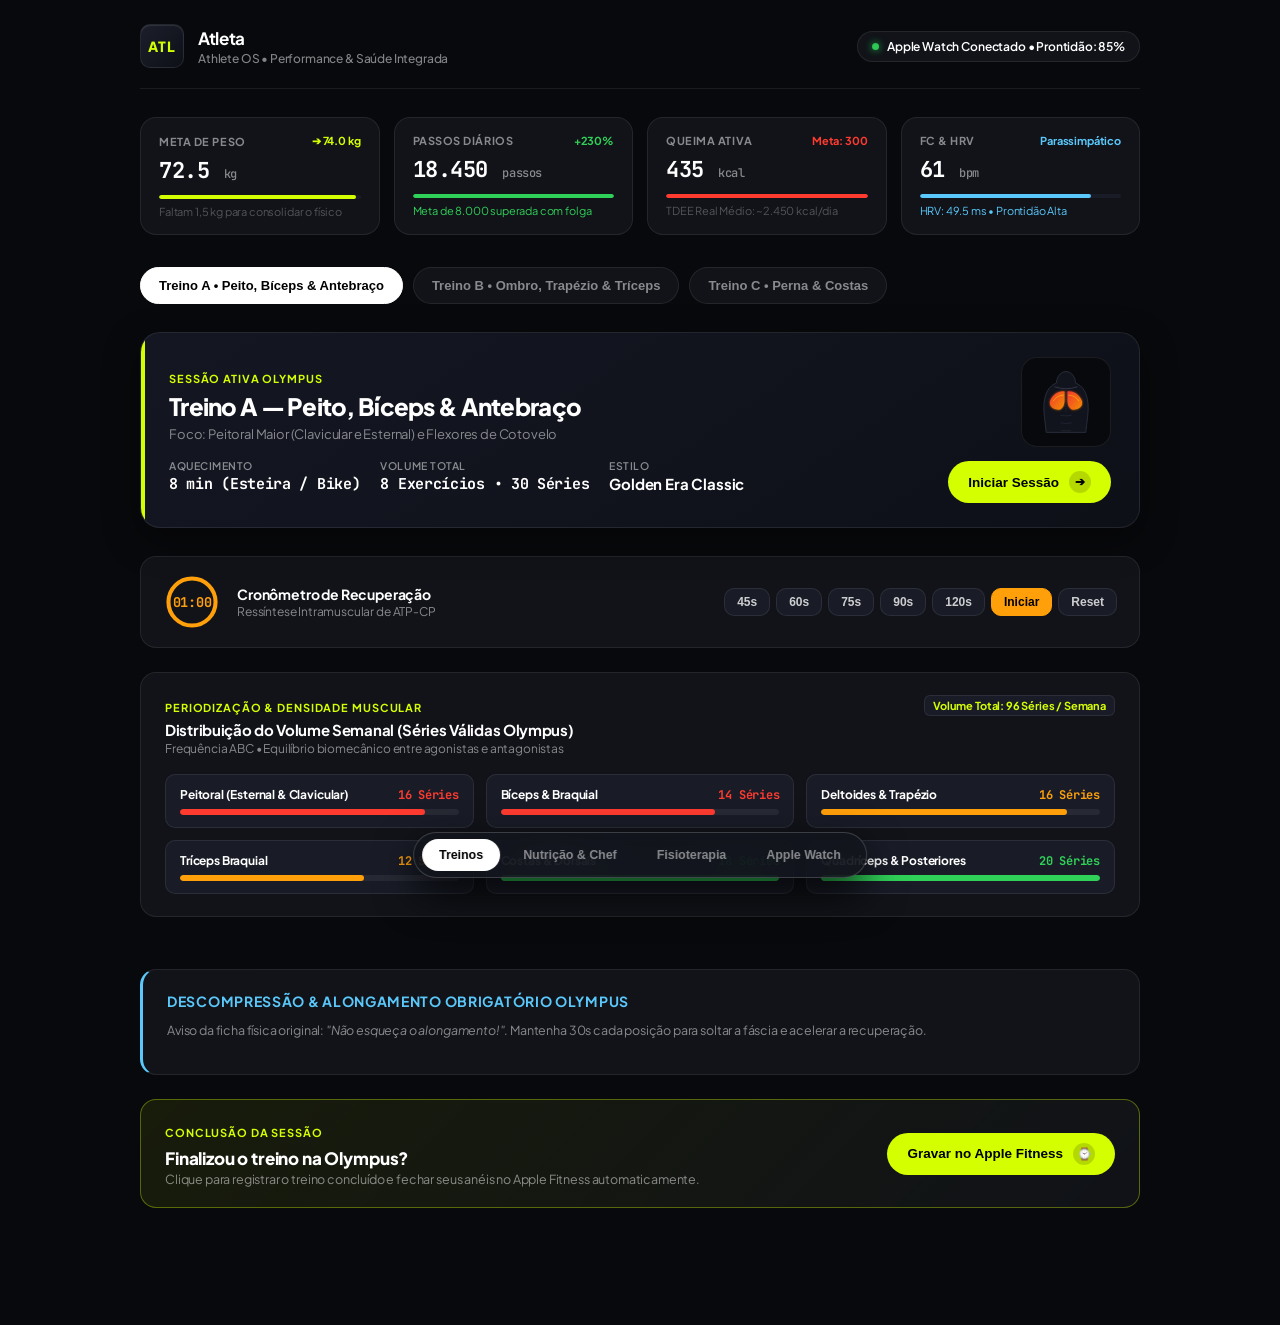
<file: index.html>
<!DOCTYPE html>
<html lang="pt-BR">
<head>
  <meta charset="UTF-8">
  <meta http-equiv="refresh" content="0; url=dashboard/index.html">
  <title>Health & Fitness OS — Redirecionando...</title>
</head>
<body style="background:#07080B; color:#FFFFFF; font-family:sans-serif; display:flex; align-items:center; justify-content:center; height:100vh;">
  <p>Carregando Health & Fitness OS... <a href="dashboard/index.html" style="color:#F59E0B;">Clique aqui se não abrir automaticamente</a>.</p>
</body>
</html>
</file>
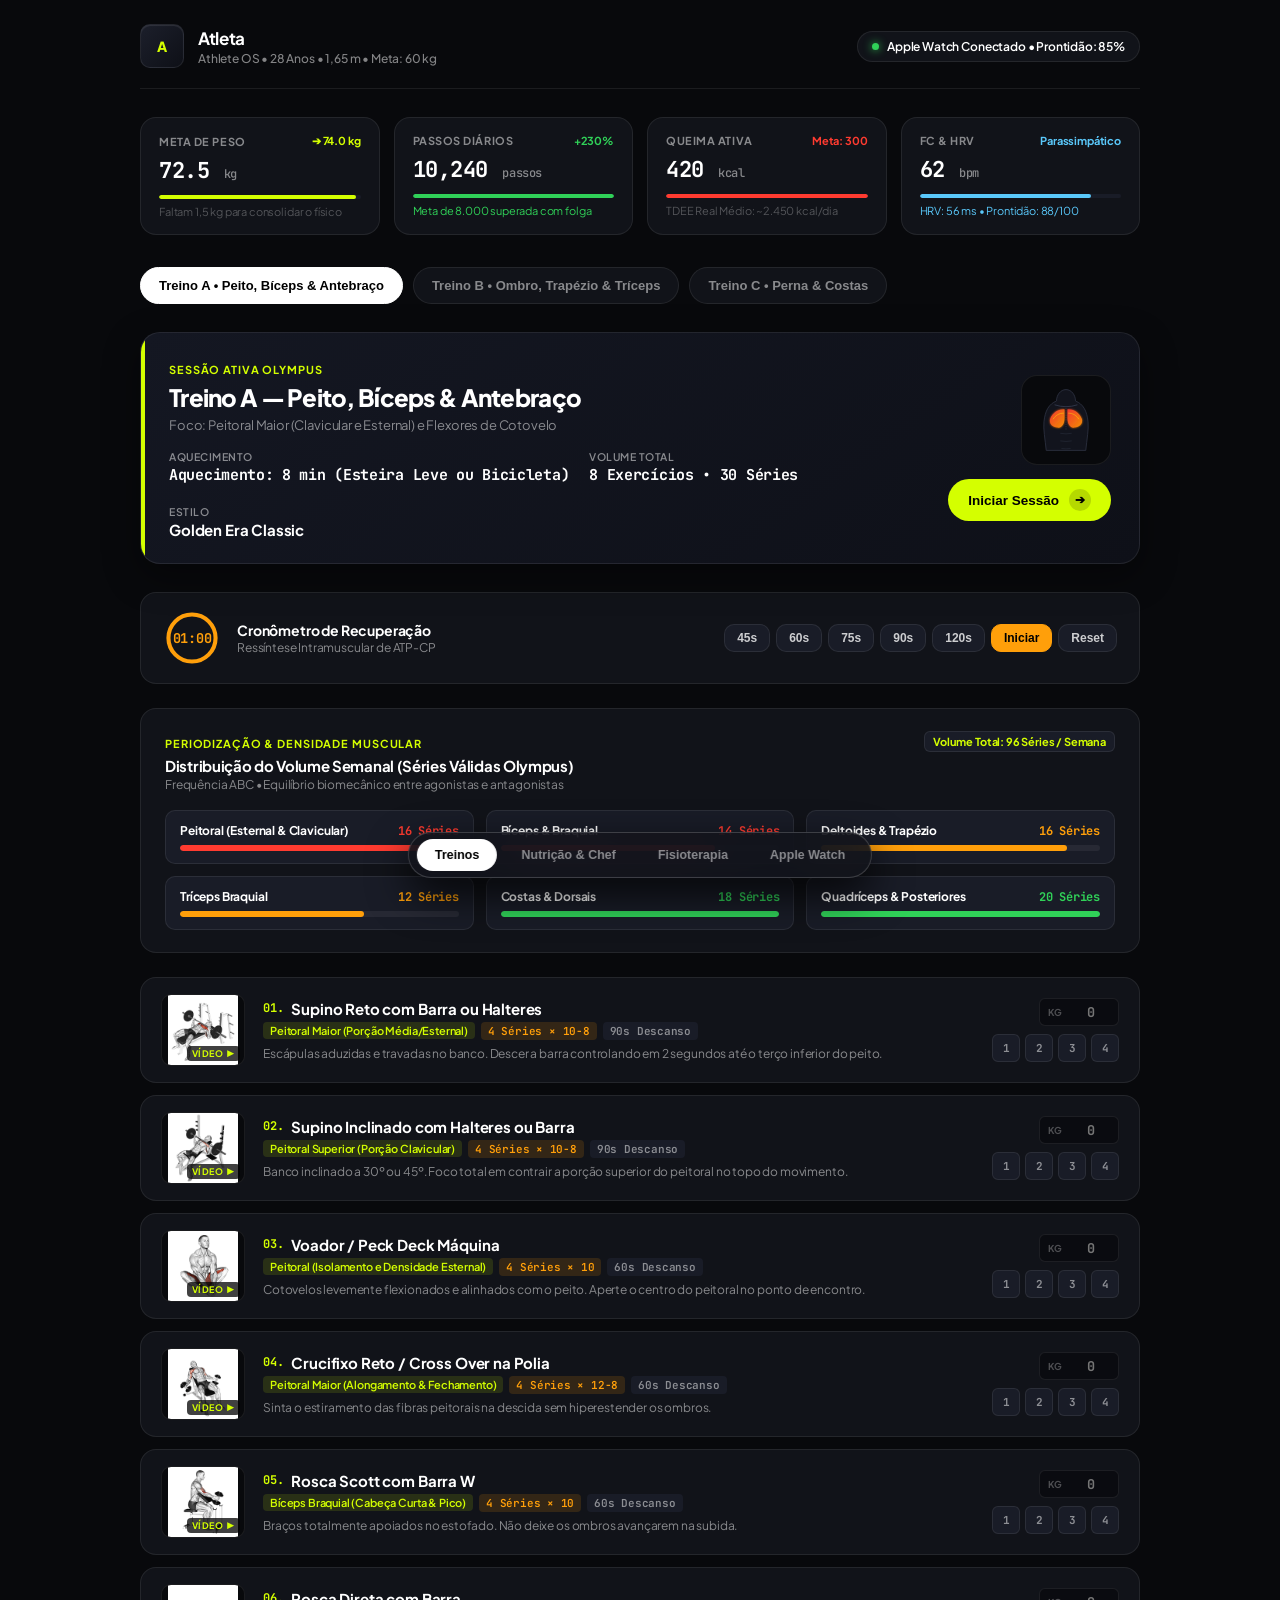
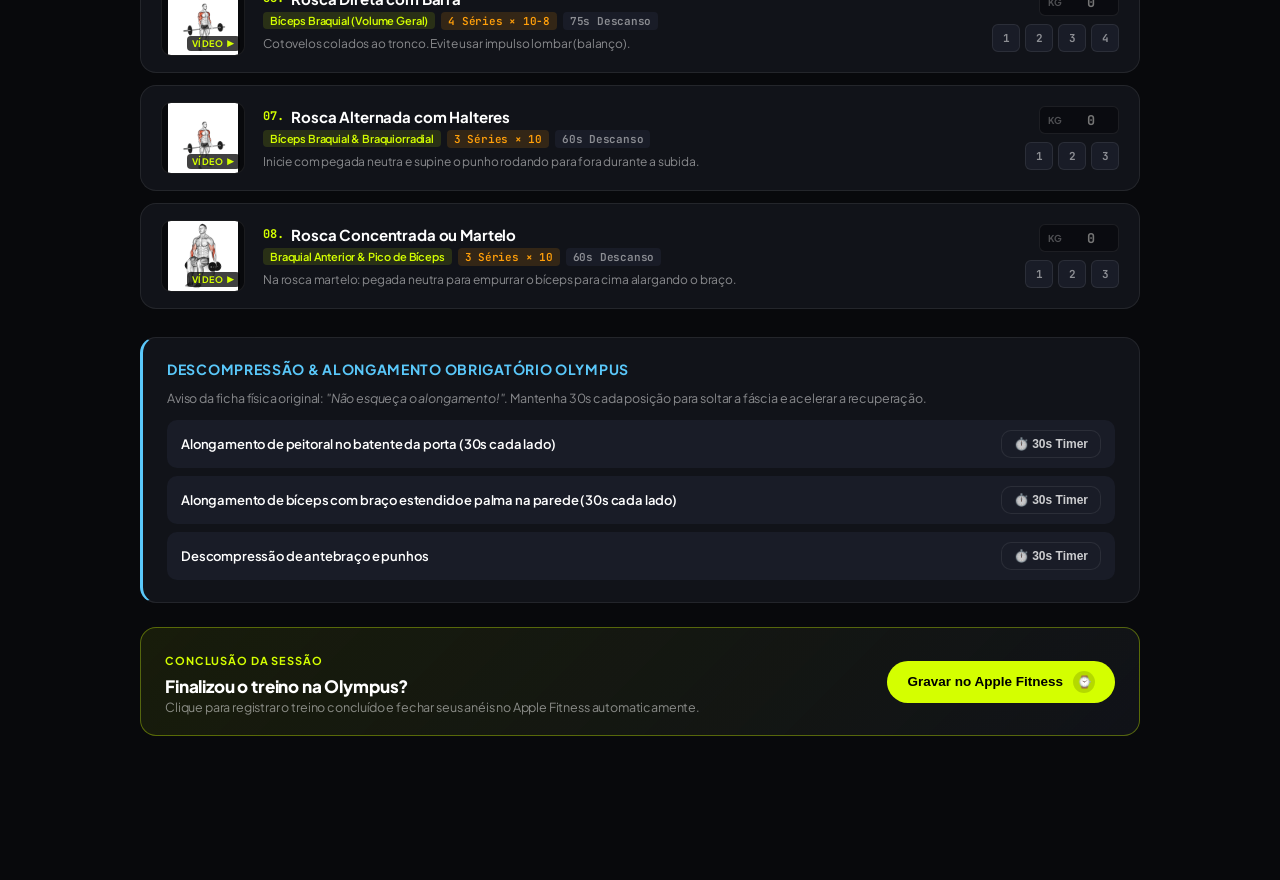
<file: dashboard/index.html>
<!DOCTYPE html>
<html lang="pt-BR">
<head>
  <meta charset="UTF-8">
  <meta name="viewport" content="width=device-width, initial-scale=1.0, maximum-scale=1.0, user-scalable=no">
  <title>Health & Fitness Athlete OS</title>
  <link rel="stylesheet" href="css/style.css?v=2.5">
  <link rel="icon" href="data:image/svg+xml,<svg xmlns='http://www.w3.org/2000/svg' viewBox='0 0 100 100'><rect width='100' height='100' rx='20' fill='%23D4FF00'/><text y='.75em' x='50%' text-anchor='middle' font-size='55' font-weight='900' fill='%23000'>T</text></svg>">
</head>
<body>

  <!-- Floating Sticky Mini-Timer (Pill) -->
  <div id="mini-timer" class="floating-mini-timer" onclick="document.getElementById('pane-workouts').scrollIntoView({ behavior: 'smooth' })">
    <div class="live-indicator" style="background: var(--amber); box-shadow: 0 0 8px var(--amber);"></div>
    <span style="font-size: 11px; text-transform: uppercase; color: var(--text-muted); font-weight: 700;">Descanso</span>
    <span id="mini-timer-clock" class="mono" style="color: var(--amber); font-weight: 700; font-size: 14px;">01:00</span>
  </div>

  <div class="container">
    
    <!-- Top Athlete Navigation Bar -->
    <header class="top-bar">
      <div class="athlete-brand">
        <div class="athlete-badge" id="header-avatar-badge">ATL</div>
        <div class="athlete-meta">
          <h1 id="header-athlete-name">Atleta</h1>
          <p id="header-athlete-meta">Athlete OS • Performance & Saúde Integrada</p>
        </div>
      </div>
      <div class="status-chip">
        <div class="live-indicator"></div>
        <span>Apple Watch Conectado • Prontidão: 85%</span>
      </div>
    </header>

    <!-- Athletic Metrics Row (Apple HealthKit Live Aggregations) -->
    <section class="metrics-grid">
      <!-- Metric 1: Weight Goal -->
      <div class="metric-card">
        <div class="metric-header">
          <span class="metric-name">Meta de Peso</span>
          <span style="font-size: 11px; color: var(--volt); font-weight: 700;">➔ 74.0 kg</span>
        </div>
        <div class="metric-value mono">
          72.5 <small>kg</small>
        </div>
        <div class="metric-progress-track">
          <div class="metric-progress-fill fill-volt" style="width: 98%;"></div>
        </div>
        <div class="metric-footer">
          Faltam 1,5 kg para consolidar o físico
        </div>
      </div>

      <!-- Metric 2: Daily Steps -->
      <div class="metric-card">
        <div class="metric-header">
          <span class="metric-name">Passos Diários</span>
          <span style="font-size: 11px; color: var(--mint); font-weight: 700;">+230%</span>
        </div>
        <div class="metric-value mono" id="val-steps">
          18.450 <small>passos</small>
        </div>
        <div class="metric-progress-track">
          <div class="metric-progress-fill fill-mint" style="width: 100%;"></div>
        </div>
        <div class="metric-footer" style="color: var(--mint);">
          Meta de 8.000 superada com folga
        </div>
      </div>

      <!-- Metric 3: Active Calories -->
      <div class="metric-card">
        <div class="metric-header">
          <span class="metric-name">Queima Ativa</span>
          <span style="font-size: 11px; color: var(--crimson); font-weight: 700;">Meta: 300</span>
        </div>
        <div class="metric-value mono" id="val-active-cal">
          435 <small>kcal</small>
        </div>
        <div class="metric-progress-track">
          <div class="metric-progress-fill fill-crimson" style="width: 100%;"></div>
        </div>
        <div class="metric-footer">
          TDEE Real Médio: ~2.450 kcal/dia
        </div>
      </div>

      <!-- Metric 4: Recovery HRV -->
      <div class="metric-card">
        <div class="metric-header">
          <span class="metric-name">FC & HRV</span>
          <span style="font-size: 11px; color: var(--cyan); font-weight: 700;">Parassimpático</span>
        </div>
        <div class="metric-value mono" id="val-rhr">
          61 <small>bpm</small>
        </div>
        <div class="metric-progress-track">
          <div class="metric-progress-fill fill-cyan" style="width: 85%;"></div>
        </div>
        <div class="metric-footer" id="val-hrv" style="color: var(--cyan);">
          HRV: 49.5 ms • Prontidão Alta
        </div>
      </div>
    </section>

    <!-- ========================================================================= -->
    <!-- TAB 1: WORKOUTS (OLYMPUS ACADEMIA) -->
    <!-- ========================================================================= -->
    <main id="pane-workouts" class="tab-pane">

      <!-- Split Selector Pills -->
      <div class="split-selector-row">
        <button class="subtab-btn split-pill-btn active" data-workout="treino_a">Treino A • Peito, Bíceps & Antebraço</button>
        <button class="subtab-btn split-pill-btn" data-workout="treino_b">Treino B • Ombro, Trapézio & Tríceps</button>
        <button class="subtab-btn split-pill-btn" data-workout="treino_c">Treino C • Perna & Costas</button>
      </div>

      <!-- Hero Workout of the Day Banner -->
      <section class="hero-session-card">
        <div>
          <span class="session-eyebrow">Sessão Ativa Olympus</span>
          <h2 class="session-title" id="split-title">Treino A — Peito, Bíceps & Antebraço</h2>
          <p class="session-subtitle" id="split-focus">Foco: Peitoral Maior (Clavicular e Esternal) e Flexores de Cotovelo</p>
          <div class="session-stats-row">
            <div class="session-stat">
              <span class="session-stat-label">Aquecimento</span>
              <span class="session-stat-val mono" id="split-warmup">8 min (Esteira / Bike)</span>
            </div>
            <div class="session-stat">
              <span class="session-stat-label">Volume Total</span>
              <span class="session-stat-val mono">8 Exercícios • 30 Séries</span>
            </div>
            <div class="session-stat">
              <span class="session-stat-label">Estilo</span>
              <span class="session-stat-val">Golden Era Classic</span>
            </div>
          </div>
        </div>
        <div class="hero-action-group">
          <div class="session-heatmap-box">
            <img id="split-heatmap-img" src="assets/muscle_chest.svg" alt="Muscle Heatmap">
          </div>
          <button class="btn-start-session" onclick="setTimerPreset(60)">
            <span>Iniciar Sessão</span>
            <span class="icon-circle">➔</span>
          </button>
        </div>
      </section>

      <!-- Precision Rest Timer -->
      <div class="rest-timer-bar">
        <div class="timer-left">
          <div class="timer-ring-container">
            <svg class="timer-svg" viewBox="0 0 64 64">
              <circle class="timer-bg-circle" cx="32" cy="32" r="26"></circle>
              <circle class="timer-progress-circle" id="timer-ring-path" cx="32" cy="32" r="26" style="stroke-dasharray: 163.36; stroke-dashoffset: 0;"></circle>
            </svg>
            <div class="timer-number mono" id="timer-ring-num">01:00</div>
          </div>
          <div class="timer-info">
            <h4>Cronômetro de Recuperação</h4>
            <p>Ressíntese Intramuscular de ATP-CP</p>
          </div>
        </div>
        <div class="timer-chips-group">
          <button class="chip-btn" onclick="setTimerPreset(45)">45s</button>
          <button class="chip-btn" onclick="setTimerPreset(60)">60s</button>
          <button class="chip-btn" onclick="setTimerPreset(75)">75s</button>
          <button class="chip-btn" onclick="setTimerPreset(90)">90s</button>
          <button class="chip-btn" onclick="setTimerPreset(120)">120s</button>
          <button class="chip-btn active-action" id="btn-timer-toggle">Iniciar</button>
          <button class="chip-btn" id="btn-timer-reset">Reset</button>
        </div>
      </div>

      <!-- Muscular Volume Distribution Chart Card -->
      <section class="volume-chart-card">
        <div class="chart-header">
          <div>
            <span class="session-eyebrow" style="color: var(--volt);">Periodização & Densidade Muscular</span>
            <h3 class="chart-title">Distribuição do Volume Semanal (Séries Válidas Olympus)</h3>
            <p class="chart-subtitle">Frequência ABC • Equilíbrio biomecânico entre agonistas e antagonistas</p>
          </div>
          <div class="chart-badge">Volume Total: 96 Séries / Semana</div>
        </div>

        <div class="volume-bars-grid">
          <div class="volume-bar-item">
            <div class="volume-bar-header">
              <span>Peitoral (Esternal & Clavicular)</span>
              <span class="mono" style="color: var(--crimson);">16 Séries</span>
            </div>
            <div class="volume-progress-track">
              <div class="volume-progress-bar" style="width: 88%; background: var(--crimson);"></div>
            </div>
          </div>

          <div class="volume-bar-item">
            <div class="volume-bar-header">
              <span>Bíceps & Braquial</span>
              <span class="mono" style="color: var(--crimson);">14 Séries</span>
            </div>
            <div class="volume-progress-track">
              <div class="volume-progress-bar" style="width: 77%; background: var(--crimson);"></div>
            </div>
          </div>

          <div class="volume-bar-item">
            <div class="volume-bar-header">
              <span>Deltoides & Trapézio</span>
              <span class="mono" style="color: var(--amber);">16 Séries</span>
            </div>
            <div class="volume-progress-track">
              <div class="volume-progress-bar" style="width: 88%; background: var(--amber);"></div>
            </div>
          </div>

          <div class="volume-bar-item">
            <div class="volume-bar-header">
              <span>Tríceps Braquial</span>
              <span class="mono" style="color: var(--amber);">12 Séries</span>
            </div>
            <div class="volume-progress-track">
              <div class="volume-progress-bar" style="width: 66%; background: var(--amber);"></div>
            </div>
          </div>

          <div class="volume-bar-item">
            <div class="volume-bar-header">
              <span>Costas & Dorsais</span>
              <span class="mono" style="color: var(--mint);">18 Séries</span>
            </div>
            <div class="volume-progress-track">
              <div class="volume-progress-bar" style="width: 100%; background: var(--mint);"></div>
            </div>
          </div>

          <div class="volume-bar-item">
            <div class="volume-bar-header">
              <span>Quadríceps & Posteriores</span>
              <span class="mono" style="color: var(--mint);">20 Séries</span>
            </div>
            <div class="volume-progress-track">
              <div class="volume-progress-bar" style="width: 100%; background: var(--mint);"></div>
            </div>
          </div>
        </div>
      </section>

      <!-- Exercise Cards Stack (MuscleMaxme + openGym Hybrid) -->
      <section class="exercises-stack" id="exercises-container">
        <!-- Rendered dynamically by app.js -->
      </section>

      <!-- Post-Workout Cooldown Box -->
      <div style="margin-top: 28px; background: var(--bg-card); border: var(--hairline); border-left: 3px solid var(--cyan); border-radius: var(--r-card); padding: 22px 24px;">
        <h3 style="font-size: 14px; font-weight: 700; color: var(--cyan); text-transform: uppercase; letter-spacing: 0.05em; margin-bottom: 12px;">
          Descompressão & Alongamento Obrigatório Olympus
        </h3>
        <p style="font-size: 12.5px; color: var(--text-muted); margin-bottom: 14px;">
          Aviso da ficha física original: <em>"Não esqueça o alongamento!"</em>. Mantenha 30s cada posição para soltar a fáscia e acelerar a recuperação.
        </p>
        <ul id="split-cooldown-list" style="list-style: none; display: flex; flex-direction: column; gap: 8px;">
          <!-- Dynamically populated -->
        </ul>
      </div>

      <!-- Finish Workout & Sync with Apple Fitness Bar -->
      <div style="margin-top: 24px; background: linear-gradient(135deg, rgba(212, 255, 0, 0.08), rgba(17, 19, 25, 0.95)); border: var(--hairline-volt); border-radius: var(--r-card); padding: 20px 24px; display: flex; justify-content: space-between; align-items: center; flex-wrap: wrap; gap: 16px;">
        <div>
          <span class="session-eyebrow" style="color: var(--volt);">Conclusão da Sessão</span>
          <h4 style="font-size: 17px; font-weight: 800; color: var(--text-head); margin-top: 2px;">
            Finalizou o treino na Olympus?
          </h4>
          <p style="font-size: 12.5px; color: var(--text-muted); margin-top: 2px;">
            Clique para registrar o treino concluído e fechar seus anéis no Apple Fitness automaticamente.
          </p>
        </div>
        <button class="btn-start-session" onclick="finishWorkoutAndSync()">
          <span>Gravar no Apple Fitness</span>
          <span class="icon-circle">⌚</span>
        </button>
      </div>
    </main>

    <!-- ========================================================================= -->
    <!-- TAB 2: NUTRITION & KITCHEN (CHEF & CARDÁPIO) -->
    <!-- ========================================================================= -->
    <section id="pane-nutrition" class="tab-pane" style="display: none;">
      
      <!-- Macro Overview Hero -->
      <div class="nutrition-hero-card">
        <div style="display: flex; justify-content: space-between; align-items: flex-start; flex-wrap: wrap; gap: 14px;">
          <div>
            <span class="session-eyebrow" style="color: var(--mint);">Planejamento Nutricional de Precisão</span>
            <h2 style="font-size: 22px; font-weight: 800; color: var(--text-head); margin-top: 2px;">
              Plano de Hipertrofia Limpa • 74 kg
            </h2>
            <p style="font-size: 13px; color: var(--text-muted); margin-top: 4px;">
              Aporte calibrado: 2.680 kcal/dia (TDEE real 2.450 kcal + superávit fisiológico controlado).
            </p>
          </div>
          <a href="guia_cozinha_print.html" target="_blank" class="status-chip" style="text-decoration: none; background: #FFFFFF; color: #000000; font-weight: 700;">
            Versão para Geladeira (PDF A4) ➔
          </a>
        </div>

        <div class="macro-split-strip">
          <div class="macro-box">
            <div class="macro-box-label">Aporte Calórico</div>
            <div class="macro-box-val mono" style="color: var(--mint);">2.680 <small style="font-size: 12px; color: var(--text-muted);">kcal</small></div>
          </div>
          <div class="macro-box">
            <div class="macro-box-label">Proteínas (2.15g/kg)</div>
            <div class="macro-box-val mono" style="color: var(--crimson);">155 <small style="font-size: 12px; color: var(--text-muted);">g (620 kcal)</small></div>
          </div>
          <div class="macro-box">
            <div class="macro-box-label">Carboidratos Complexos</div>
            <div class="macro-box-val mono" style="color: var(--volt);">350 <small style="font-size: 12px; color: var(--text-muted);">g (1.400 kcal)</small></div>
          </div>
          <div class="macro-box">
            <div class="macro-box-label">Gorduras Essenciais</div>
            <div class="macro-box-val mono" style="color: var(--cyan);">72 <small style="font-size: 12px; color: var(--text-muted);">g (648 kcal)</small></div>
          </div>
        </div>
      </div>

      <!-- Concentric Macro Nutrient Rings (Apple Activity Style) -->
      <section class="macro-rings-card">
        <div class="rings-svg-wrapper">
          <svg class="rings-svg" viewBox="0 0 160 160">
            <!-- Outer Ring: Protein (r=68, circum = 427.26) -->
            <circle class="ring-track" cx="80" cy="80" r="68" stroke-width="10"></circle>
            <circle class="ring-bar protein" id="ring-protein" cx="80" cy="80" r="68" stroke-width="10" stroke-dasharray="427.26" stroke-dashoffset="0"></circle>
            
            <!-- Middle Ring: Carbs (r=52, circum = 326.73) -->
            <circle class="ring-track" cx="80" cy="80" r="52" stroke-width="10"></circle>
            <circle class="ring-bar carbs" id="ring-carbs" cx="80" cy="80" r="52" stroke-width="10" stroke-dasharray="326.73" stroke-dashoffset="16"></circle>
            
            <!-- Inner Ring: Fats (r=36, circum = 226.19) -->
            <circle class="ring-track" cx="80" cy="80" r="36" stroke-width="10"></circle>
            <circle class="ring-bar fats" id="ring-fats" cx="80" cy="80" r="36" stroke-width="10" stroke-dasharray="226.19" stroke-dashoffset="0"></circle>
          </svg>
          <div class="rings-center-text">
            <div class="rings-center-cal mono">2.680</div>
            <div class="rings-center-sub">KCAL / DIA</div>
          </div>
        </div>

        <div class="macro-breakdown-legend">
          <div class="macro-legend-row">
            <div>
              <span class="macro-dot" style="background: var(--crimson);"></span>
              <strong style="font-size: 13px; color: var(--text-head);">Proteína (2.15g/kg):</strong>
              <span style="font-size: 12.5px; color: var(--text-muted); margin-left: 6px;">155g meta</span>
            </div>
            <span class="mono" style="font-weight: 700; color: var(--crimson);">620 kcal • 100%</span>
          </div>

          <div class="macro-legend-row">
            <div>
              <span class="macro-dot" style="background: var(--volt);"></span>
              <strong style="font-size: 13px; color: var(--text-head);">Carboidratos Complexos:</strong>
              <span style="font-size: 12.5px; color: var(--text-muted); margin-left: 6px;">350g meta</span>
            </div>
            <span class="mono" style="font-weight: 700; color: var(--volt);">1.400 kcal • 95%</span>
          </div>

          <div class="macro-legend-row">
            <div>
              <span class="macro-dot" style="background: var(--cyan);"></span>
              <strong style="font-size: 13px; color: var(--text-head);">Gorduras Essenciais:</strong>
              <span style="font-size: 12.5px; color: var(--text-muted); margin-left: 6px;">72g meta</span>
            </div>
            <span class="mono" style="font-weight: 700; color: var(--cyan);">648 kcal • 100%</span>
          </div>
        </div>
      </section>

      <!-- Sports Science Creatine Prescription -->
      <div class="creatine-protocol-card">
        <div class="creatine-symbol">Cr</div>
        <div class="creatine-text">
          <h4>Prescrição de Creatina Monohidratada: 5.0g Todos os Dias</h4>
          <p>
            Ajuste científico: tomar 5g uma vez por semana não atinge a saturação intramuscular fosfagênica. Consuma 5g <strong>diariamente</strong> com a banana da terra ou pós-treino com água.
          </p>
        </div>
      </div>

      <!-- Water Hydration Strip -->
      <div class="hydration-strip">
        <div>
          <div style="font-size: 11px; font-weight: 700; text-transform: uppercase; color: var(--cyan); letter-spacing: 0.05em;">
            Meta Hídrica Diária • 3.0 Litros (12 Copos)
          </div>
          <div class="mono" style="font-size: 22px; font-weight: 700; color: var(--text-head); margin-top: 2px;" id="water-liters-text">
            0.00L / 3.0L
          </div>
          <div style="font-size: 11.5px; color: var(--text-dim); margin-top: 2px;">
            Clique nos copos para registrar cada 250ml
          </div>
        </div>
        <div class="hydration-cups-grid" id="water-cups-container">
          <!-- Filled by app.js -->
        </div>
      </div>

      <!-- Week Switcher -->
      <div class="split-selector-row">
        <button class="subtab-btn split-pill-btn week-select-btn active" data-week="1">Semana 1 • Clássicos da Casa</button>
        <button class="subtab-btn split-pill-btn week-select-btn" data-week="2">Semana 2 • Brasileira & Maciez</button>
        <button class="subtab-btn split-pill-btn week-select-btn" data-week="3">Semana 3 • Toque Gourmet</button>
        <button class="subtab-btn split-pill-btn week-select-btn" data-week="4">Semana 4 • Máxima Performance</button>
      </div>

      <!-- Meals Timeline Card -->
      <div class="meals-timeline">
        <h3 id="meal-week-title" style="font-size: 17px; font-weight: 800; color: var(--text-head); margin-bottom: 12px;">
          Semana 1 — Clássicos da Casa & Força Total
        </h3>

        <!-- Meal 1 -->
        <div class="meal-row-card">
          <div class="meal-timing-line">
            <span class="meal-label">07:30 • Café da Manhã Pré-Treino</span>
            <span class="tag-badge">Energia Imediata</span>
          </div>
          <div class="meal-content-text" id="meal-cafe">
            3 ovos mexidos cremosos + 1 banana da terra grelhada com canela e 1 colher de mel + café preto + 5g de creatina monohidratada.
          </div>
        </div>

        <!-- Meal 2 -->
        <div class="meal-row-card" style="border-left-color: var(--mint);">
          <div class="meal-timing-line">
            <span class="meal-label" style="color: var(--mint);">12:30 • Almoço Anabólico</span>
            <span class="tag-badge">Densidade Calórica</span>
          </div>
          <div class="meal-content-text" id="meal-almoco">
            Peito de frango grelhado marinado com limão e alho + 2 escumadeiras de arroz branco + 1 concha de feijão preto encorpado + salada verde com azeite.
          </div>
        </div>

        <!-- Meal 3 -->
        <div class="meal-row-card" style="border-left-color: var(--amber);">
          <div class="meal-timing-line">
            <span class="meal-label" style="color: var(--amber);">16:30 • Lanche da Tarde</span>
            <span class="tag-badge">Sustentação Glicêmica</span>
          </div>
          <div class="meal-content-text" id="meal-lanche">
            1 pote de iogurte natural com 3 colheres de aveia em flocos finos, 1 banana fatiada e mix de castanhas.
          </div>
        </div>

        <!-- Meal 4 -->
        <div class="meal-row-card" style="border-left-color: var(--crimson);">
          <div class="meal-timing-line">
            <span class="meal-label" style="color: var(--crimson);">20:30 • Jantar Reconstrutor</span>
            <span class="tag-badge">Síntese Proteica</span>
          </div>
          <div class="meal-content-text" id="meal-jantar">
            Bife de alcatra grelhado macio + 2 escumadeiras de arroz + 1 concha de feijão preto + abobrinha e cenoura salteadas no azeite.
          </div>
        </div>

        <!-- Meal 5 -->
        <div class="meal-row-card" style="border-left-color: var(--cyan);">
          <div class="meal-timing-line">
            <span class="meal-label" style="color: var(--cyan);">22:30 • Ceia Opcional (Sono Profundo)</span>
            <span class="tag-badge">Parassimpático</span>
          </div>
          <div class="meal-content-text" id="meal-ceia">
            Xícara de chá de camomila morno + 2 castanhas ou 1 quadradinho de chocolate 70%.
          </div>
        </div>
      </div>

      <!-- Interactive Grocery Checklist -->
      <div class="grocery-card">
        <div style="display: flex; justify-content: space-between; align-items: center; margin-bottom: 10px;">
          <div>
            <span class="session-eyebrow" style="color: var(--mint);">Gestão de Compras da Casa</span>
            <h3 style="font-size: 16px; font-weight: 700; color: var(--text-head);">
              Lista de Compras da Empregada (Feira Semanal & Despensa)
            </h3>
          </div>
          <div id="grocery-progress-badge" class="tag-badge" style="background: var(--mint-dim); color: var(--mint); font-weight: 700; font-size: 12px; padding: 4px 10px;">
            0 de 0 comprados
          </div>
        </div>
        <p style="font-size: 12px; color: var(--text-muted);">
          Toque para dar baixa nos mantimentos adquiridos. O estado fica salvo automaticamente no aparelho.
        </p>
        <div class="grocery-items-list" id="grocery-checklist-items">
          <!-- Populated by app.js -->
        </div>
      </div>
    </section>

    <!-- ========================================================================= -->
    <!-- TAB 3: PHYSIOTHERAPY & ERGONOMICS (FISIO) -->
    <!-- ========================================================================= -->
    <section id="pane-physio" class="tab-pane" style="display: none;">
      
      <!-- Physio Hero Header -->
      <div class="nutrition-hero-card" style="border-left: 3.5px solid var(--cyan);">
        <div style="display: flex; justify-content: space-between; align-items: flex-start; flex-wrap: wrap; gap: 12px;">
          <div>
            <span class="session-eyebrow" style="color: var(--cyan);">Medicina Esportiva & Fisioterapia Preventiva</span>
            <h2 style="font-size: 22px; font-weight: 800; color: var(--text-head); margin-top: 2px;">
              Centro de Fisioterapia, Ergonomia & Blindagem Articular
            </h2>
            <p style="font-size: 13px; color: var(--text-muted); margin-top: 4px; max-width: 680px;">
              16 protocolos clínicos para longevidade muscular, prevenção de impacto no supino, descompressão lombar e ergonomia no Mac.
            </p>
          </div>
          <div style="display: flex; gap: 8px;">
            <button class="chip-btn" onclick="document.getElementById('pain-evaluator-section').scrollIntoView({behavior: 'smooth'})" style="border-color: rgba(255, 59, 48, 0.4); color: #FFA19B;">
              🚨 Triagem de Desconforto
            </button>
            <button class="chip-btn" onclick="document.getElementById('ergo-station-section').scrollIntoView({behavior: 'smooth'})" style="border-color: rgba(255, 159, 10, 0.4); color: var(--amber);">
              💻 Ergonomia Mac
            </button>
          </div>
        </div>
      </div>

      <!-- Physio Stats Strip -->
      <div class="physio-stats-row">
        <div class="physio-stat-card">
          <div class="physio-stat-label">Mobilidade Hoje</div>
          <div class="physio-stat-val mono" style="color: var(--cyan);">
            <span id="physio-daily-min">6</span> <small>/ 15 min</small>
          </div>
          <div class="physio-stat-sub">Meta diária recomendada</div>
        </div>
        <div class="physio-stat-card">
          <div class="physio-stat-label">Protocolos Concluídos</div>
          <div class="physio-stat-val mono" style="color: var(--mint);">
            <span id="physio-completed-count">2</span> <small>/ 16 ativos</small>
          </div>
          <div class="physio-stat-sub">Checklists marcados hoje</div>
        </div>
        <div class="physio-stat-card">
          <div class="physio-stat-label">Score Ergonômico Mac</div>
          <div class="physio-stat-val mono" style="color: var(--amber);">
            <span id="ergo-score-display">80</span><small>%</small>
          </div>
          <div class="physio-stat-sub">Estação de trabalho regulada</div>
        </div>
        <div class="physio-stat-card">
          <div class="physio-stat-label">Status Articular</div>
          <div class="physio-stat-val mono" style="color: var(--volt); font-size: 18px; margin-top: 8px;">
            Blindado
          </div>
          <div class="physio-stat-sub">Sem sobrecargas registradas</div>
        </div>
      </div>

      <!-- Multi-Phase Smart Stretch Timer Banner -->
      <div id="stretch-active-banner" class="stretch-banner-pro" style="display: none;">
        <div class="stretch-banner-left">
          <div class="stretch-banner-visual" id="stretch-banner-visual-box">
            <img id="stretch-active-img" src="assets/physio/manguito_rotador_externo.svg" alt="Postura">
          </div>
          <div>
            <div id="stretch-phase-badge" class="stretch-phase-badge" style="display: inline-block; margin-bottom: 4px;">Lado 1 (Esquerdo)</div>
            <div id="stretch-active-name" style="font-size: 16px; font-weight: 800; color: var(--text-head);">
              Ativação do Manguito Rotador Externo
            </div>
            <div id="stretch-phase-cue" style="font-size: 12px; color: var(--text-muted); margin-top: 2px;">
              Mantenha o cotovelo colado a 90° e respire suavemente
            </div>
          </div>
        </div>
        <div style="display: flex; align-items: center; gap: 14px;">
          <div id="stretch-active-clock" class="mono" style="font-size: 28px; font-weight: 800; color: var(--cyan);">30s</div>
          <button class="chip-btn" id="stretch-pause-btn" onclick="togglePauseStretchTimer()" style="color: var(--volt);">Pausar</button>
          <button class="chip-btn" onclick="cancelStretchTimer()" style="color: var(--crimson);">Cancelar</button>
        </div>
      </div>

      <!-- Category & Joint Filter Bar -->
      <div class="physio-filter-section">
        <div class="physio-filter-row" id="physio-category-filters">
          <button class="physio-filter-chip active" data-cat="all">
            <span>⚡ Todos</span> <span class="physio-count-badge" id="count-all">16</span>
          </button>
          <button class="physio-filter-chip" data-cat="pre_workout">
            <span>🔥 Pré-Treino & Ativação</span> <span class="physio-count-badge" id="count-pre_workout">3</span>
          </button>
          <button class="physio-filter-chip" data-cat="post_workout">
            <span>❄️ Pós-Treino & Descompressão</span> <span class="physio-count-badge" id="count-post_workout">6</span>
          </button>
          <button class="physio-filter-chip" data-cat="desk_ergonomics">
            <span>💻 Rotina Anti-Desk Mac</span> <span class="physio-count-badge" id="count-desk_ergonomics">4</span>
          </button>
          <button class="physio-filter-chip" data-cat="joint_shielding">
            <span>🛡️ Blindagem & Força Articular</span> <span class="physio-count-badge" id="count-joint_shielding">3</span>
          </button>
        </div>
      </div>

      <!-- Protocols Grid (Rendered dynamically by app.js) -->
      <div class="physio-protocols-grid" id="physio-protocols-container">
        <!-- Rendered by app.js with rich protocol cards -->
      </div>

      <!-- Section: Clinical Pain & Symptom Evaluator (Triagem Imediata) -->
      <div id="pain-evaluator-section" class="pain-evaluator-card">
        <div style="display: flex; justify-content: space-between; align-items: flex-start; flex-wrap: wrap; gap: 10px;">
          <div>
            <span class="session-eyebrow" style="color: var(--crimson);">Triagem Biomecânica Imediata</span>
            <h3 style="font-size: 18px; font-weight: 800; color: var(--text-head); margin-top: 2px;">
              Avaliador Clínico de Desconforto Esportivo
            </h3>
            <p style="font-size: 12.5px; color: var(--text-muted); margin-top: 4px;">
              Sentiu fisgada, pinçamento ou rigidez? Selecione a articulação para diagnóstico instantâneo e protocolo de alívio.
            </p>
          </div>
          <span class="tag-badge" style="background: rgba(255, 59, 48, 0.15); color: #FFA19B;">Medicina Baseada em Evidências</span>
        </div>

        <select id="pain-joint-select" class="pain-select-control">
          <!-- Filled by app.js -->
        </select>

        <div id="pain-diag-container" class="pain-diag-box">
          <!-- Filled dynamically by app.js -->
        </div>
      </div>

      <!-- Section: Ergonomics Station for Mac -->
      <div id="ergo-station-section" class="ergo-station-card">
        <div style="display: flex; justify-content: space-between; align-items: flex-start; flex-wrap: wrap; gap: 10px;">
          <div>
            <span class="session-eyebrow" style="color: var(--amber);">Checklist de Alta Produtividade</span>
            <h3 style="font-size: 18px; font-weight: 800; color: var(--text-head); margin-top: 2px;">
              Estação de Trabalho (Ergonomia Athlete OS)
            </h3>
            <p style="font-size: 12.5px; color: var(--text-muted); margin-top: 4px;">
              Blindagem cervical, lombar e dos punhos para longas sessões de código e estratégia sem dor.
            </p>
          </div>
          <button class="chip-btn" onclick="testMacErgoAlert()" style="color: var(--amber); border-color: rgba(255, 159, 10, 0.35);">
            🔔 Testar Notificação de 90 Min
          </button>
        </div>

        <div class="ergo-checklist-grid" id="ergo-checklist-container">
          <!-- Filled by app.js -->
        </div>
      </div>

    </section>

    <!-- ========================================================================= -->
    <!-- TAB 4: APPLE WATCH COMMAND CENTER -->
    <!-- ========================================================================= -->
    <section id="pane-apple" class="tab-pane" style="display: none;">
      
      <div class="nutrition-hero-card">
        <span class="session-eyebrow" style="color: var(--mint);">Apple Watch HealthKit Hub</span>
        <h2 style="font-size: 22px; font-weight: 800; color: var(--text-head); margin-top: 2px;">
          Metas & Registros de Saúde do Apple Watch
        </h2>
        <p style="font-size: 13px; color: var(--text-muted); margin-top: 4px;">
          Configurações sincronizadas diretamente com os seus anéis e histórico de 1.168.649 pontos de saúde.
        </p>
      </div>

      <!-- Live Sync Status & Controls -->
      <div style="background: var(--bg-card); border: var(--hairline); border-radius: var(--r-card); padding: 18px 22px; margin-bottom: 20px; display: flex; justify-content: space-between; align-items: center; flex-wrap: wrap; gap: 14px;">
        <div style="display: flex; align-items: center; gap: 12px;">
          <div class="live-indicator"></div>
          <div>
            <div style="font-size: 13.5px; font-weight: 700; color: var(--text-head);" id="apple-sync-status-text">
              Sincronização Apple Watch: Ativa
            </div>
            <div style="font-size: 11.5px; color: var(--text-muted);" id="apple-sync-time-text">
              Último sinal recebido via HealthKit Live Engine
            </div>
          </div>
        </div>
        <div style="display: flex; gap: 8px;">
          <button class="chip-btn active-action" onclick="refreshHealthData()">
            ↻ Atualizar Métricas
          </button>
        </div>
      </div>

      <!-- Athletic Charts Dual Grid (Apple Fitness & WHOOP Style) -->
      <section class="charts-grid-dual">
        <!-- Chart 1: Weekly Step Activity Bars -->
        <div class="chart-card">
          <div class="chart-header">
            <div>
              <span class="session-eyebrow" style="color: var(--mint);">Apple Fitness • Movimento</span>
              <h3 class="chart-title">Atividade Semanal de Passos</h3>
              <p class="chart-subtitle">Média ativa: 18.920 passos/dia (Meta: 8.000)</p>
            </div>
            <div class="chart-badge">+236% Meta</div>
          </div>

          <div class="step-bars-container">
            <!-- 8.000 steps goal line -->
            <div class="step-goal-line">
              <span class="step-goal-label">Meta: 8.000</span>
            </div>

            <!-- Seg -->
            <div class="step-day-col">
              <div class="step-tooltip">14.800 passos • 360 kcal</div>
              <div class="step-bar-wrap">
                <div class="step-bar-fill exceeded" style="height: 65%;"></div>
              </div>
              <span class="step-day-label">Seg</span>
            </div>

            <!-- Ter -->
            <div class="step-day-col">
              <div class="step-tooltip">16.200 passos • 390 kcal</div>
              <div class="step-bar-wrap">
                <div class="step-bar-fill exceeded" style="height: 72%;"></div>
              </div>
              <span class="step-day-label">Ter</span>
            </div>

            <!-- Qua -->
            <div class="step-day-col">
              <div class="step-tooltip">19.400 passos • 480 kcal</div>
              <div class="step-bar-wrap">
                <div class="step-bar-fill exceeded" style="height: 86%;"></div>
              </div>
              <span class="step-day-label">Qua</span>
            </div>

            <!-- Qui -->
            <div class="step-day-col">
              <div class="step-tooltip">17.500 passos • 420 kcal</div>
              <div class="step-bar-wrap">
                <div class="step-bar-fill exceeded" style="height: 78%;"></div>
              </div>
              <span class="step-day-label">Qui</span>
            </div>

            <!-- Sex -->
            <div class="step-day-col">
              <div class="step-tooltip">21.300 passos • 510 kcal</div>
              <div class="step-bar-wrap">
                <div class="step-bar-fill exceeded" style="height: 95%;"></div>
              </div>
              <span class="step-day-label">Sex</span>
            </div>

            <!-- Sáb -->
            <div class="step-day-col">
              <div class="step-tooltip">18.450 passos • 435 kcal</div>
              <div class="step-bar-wrap">
                <div class="step-bar-fill exceeded" style="height: 82%;"></div>
              </div>
              <span class="step-day-label">Sáb</span>
            </div>

            <!-- Dom (Hoje) -->
            <div class="step-day-col today">
              <div class="step-tooltip">Hoje: 18.920 passos • 460 kcal</div>
              <div class="step-bar-wrap">
                <div class="step-bar-fill" style="height: 84%;"></div>
              </div>
              <span class="step-day-label">Dom</span>
            </div>
          </div>
        </div>

        <!-- Chart 2: Cardiovascular Area Wave (HRV & RHR) -->
        <div class="chart-card">
          <div class="chart-header">
            <div>
              <span class="session-eyebrow" style="color: var(--cyan);">Recuperação Parassimpática</span>
              <h3 class="chart-title">Onda de HRV & Frequência de Repouso</h3>
              <p class="chart-subtitle">SDNN: 52.0 ms • FC Repouso: 60 bpm • Prontidão: 88/100</p>
            </div>
            <div class="chart-badge" style="color: var(--cyan); border-color: rgba(90, 200, 250, 0.3);">Recuperado</div>
          </div>

          <div style="position: relative; width: 100%; height: 140px; padding-top: 10px;">
            <svg class="wave-chart-svg" viewBox="0 0 320 110">
              <defs>
                <!-- Area Gradient Cyan -->
                <linearGradient id="hrvAreaGrad" x1="0" y1="0" x2="0" y2="1">
                  <stop offset="0%" stop-color="#5AC8FA" stop-opacity="0.35"/>
                  <stop offset="100%" stop-color="#5AC8FA" stop-opacity="0.0"/>
                </linearGradient>
                <!-- Area Gradient Crimson (RHR) -->
                <linearGradient id="rhrLineGrad" x1="0" y1="0" x2="1" y2="0">
                  <stop offset="0%" stop-color="#FF3B30"/>
                  <stop offset="100%" stop-color="#FF9500"/>
                </linearGradient>
              </defs>

              <!-- Subtle Grid Horizontal Lines -->
              <line x1="0" y1="20" x2="320" y2="20" stroke="rgba(255,255,255,0.05)" stroke-dasharray="3,3"/>
              <line x1="0" y1="55" x2="320" y2="55" stroke="rgba(255,255,255,0.05)" stroke-dasharray="3,3"/>
              <line x1="0" y1="90" x2="320" y2="90" stroke="rgba(255,255,255,0.05)" stroke-dasharray="3,3"/>

              <!-- HRV Filled Area Under Curve -->
              <path d="M 0 70 C 45 65, 80 50, 120 45 C 160 40, 200 55, 240 38 C 280 25, 305 32, 320 30 L 320 110 L 0 110 Z" fill="url(#hrvAreaGrad)"/>

              <!-- HRV Line Stroke (Cyan) -->
              <path d="M 0 70 C 45 65, 80 50, 120 45 C 160 40, 200 55, 240 38 C 280 25, 305 32, 320 30" fill="none" stroke="#5AC8FA" stroke-width="2.5" stroke-linecap="round"/>

              <!-- RHR Line Stroke (Crimson/Amber) -->
              <path d="M 0 92 C 50 88, 90 95, 130 90 C 170 85, 210 90, 250 84 C 285 80, 305 82, 320 81" fill="none" stroke="url(#rhrLineGrad)" stroke-width="1.8" stroke-dasharray="4,3" opacity="0.85"/>

              <!-- Active Today Pulse Dot on HRV -->
              <circle cx="320" cy="30" r="5" fill="#5AC8FA" stroke="#08090C" stroke-width="2"/>
              <circle cx="320" cy="30" r="9" fill="none" stroke="#5AC8FA" stroke-width="1" opacity="0.5"/>

              <!-- Metric Point Labels -->
              <text x="315" y="18" font-size="9" font-family="'JetBrains Mono', monospace" font-weight="700" fill="#5AC8FA" text-anchor="end">52 ms</text>
              <text x="315" y="98" font-size="8.5" font-family="'JetBrains Mono', monospace" font-weight="700" fill="#FF3B30" text-anchor="end">60 bpm</text>
            </svg>

            <!-- Chart Footer Legend -->
            <div style="display: flex; justify-content: space-between; align-items: center; margin-top: 6px; font-size: 11px; color: var(--text-muted);">
              <div style="display: flex; gap: 14px;">
                <span style="display: flex; align-items: center; gap: 5px;">
                  <span style="width: 8px; height: 8px; border-radius: 50%; background: var(--cyan);"></span>
                  Variabilidade (HRV)
                </span>
                <span style="display: flex; align-items: center; gap: 5px;">
                  <span style="width: 8px; height: 8px; border-radius: 50%; background: var(--crimson);"></span>
                  FC Repouso
                </span>
              </div>
              <span class="mono" style="font-size: 10.5px; color: var(--text-dim);">Últimos 7 dias</span>
            </div>
          </div>
        </div>
      </section>

      <!-- iOS Grouped Goals Table -->
      <div class="apple-goals-table">
        <div class="goal-table-row">
          <span class="goal-table-label">Daily Step Goal</span>
          <div class="goal-table-val">
            <span class="mono" style="color: var(--mint); font-weight: 700;">8.000 steps</span>
            <span class="goal-chevron">›</span>
          </div>
        </div>
        <div class="goal-table-row">
          <span class="goal-table-label">Daily Calorie Burn Goal</span>
          <div class="goal-table-val">
            <span class="mono" style="color: var(--crimson); font-weight: 700;">300 kcal</span>
            <span class="goal-chevron">›</span>
          </div>
        </div>
        <div class="goal-table-row">
          <span class="goal-table-label">Daily Fat-Burning Time Goal</span>
          <div class="goal-table-val">
            <span class="mono" style="color: var(--amber); font-weight: 700;">30 min</span>
            <span class="goal-chevron">›</span>
          </div>
        </div>
        <div class="goal-table-row">
          <span class="goal-table-label">Daily Stand Goal</span>
          <div class="goal-table-val">
            <span class="mono" style="color: var(--cyan); font-weight: 700;">12 hrs</span>
            <span class="goal-chevron">›</span>
          </div>
        </div>
        <div class="goal-table-row">
          <span class="goal-table-label">Daily Sleep Goal</span>
          <div class="goal-table-val">
            <span class="mono" style="color: #BF5AF2; font-weight: 700;">8 hrs</span>
            <span class="goal-chevron">›</span>
          </div>
        </div>
        <div class="goal-table-row">
          <span class="goal-table-label">Weight goal</span>
          <div class="goal-table-val">
            <span class="mono" style="color: var(--volt); font-weight: 700;">74 kg</span>
            <span class="goal-chevron">›</span>
          </div>
        </div>
      </div>

      <!-- Summary Insights Card -->
      <div class="metrics-grid">
        <div class="metric-card">
          <div class="metric-name">Aptidão VO2 Max</div>
          <div class="metric-value mono" style="color: var(--mint);">41.8 <small>ml/kg/min</small></div>
          <div class="metric-footer">Classificação Excelente para 32 anos</div>
        </div>
        <div class="metric-card">
          <div class="metric-name">Frequência Repouso</div>
          <div class="metric-value mono" style="color: var(--crimson);">61 <small>bpm</small></div>
          <div class="metric-footer">Eficiência cardiovascular atlética</div>
        </div>
        <div class="metric-card">
          <div class="metric-name">Treinos Registrados</div>
          <div class="metric-value mono" style="color: var(--volt);">109 <small>sessões</small></div>
          <div class="metric-footer">Musculação, corrida e caminhadas</div>
        </div>
        <div class="metric-card">
          <div class="metric-name">Readiness Score</div>
          <div class="metric-value mono" style="color: var(--cyan);">85 <small>/ 100</small></div>
          <div class="metric-footer">Pronto para treinos de alta intensidade</div>
        </div>
      </div>
    </section>

  </div>

  <!-- Bottom Floating Navigation Dock (Apple Minimalist Pill) -->
  <nav class="bottom-dock">
    <button class="dock-tab active" data-tab="workouts">Treinos</button>
    <button class="dock-tab" data-tab="nutrition">Nutrição & Chef</button>
    <button class="dock-tab" data-tab="physio">Fisioterapia</button>
    <button class="dock-tab" data-tab="apple">Apple Watch</button>
  </nav>

  <!-- Slide-Over Biomechanics Video Drawer -->
  <div id="exercise-slideover" class="slideover-overlay" onclick="if(event.target === this) closeExerciseModal()">
    <div class="slideover-content">
      <div class="slideover-top">
        <div>
          <span class="tag-badge target" style="margin-bottom: 6px; display: inline-block;">Execução Biomecânica Olympus</span>
          <h2 id="modal-title" style="font-size: 20px; font-weight: 800; color: var(--text-head);">Exercício</h2>
        </div>
        <button class="btn-drawer-close" onclick="closeExerciseModal()" aria-label="Fechar">&times;</button>
      </div>

      <!-- Looping Video Frame -->
      <div class="drawer-video-viewport" id="modal-video-box"></div>

      <div style="display: flex; gap: 8px; flex-wrap: wrap;">
        <span id="modal-muscle" class="tag-badge target">Músculo Alvo</span>
        <span id="modal-reps" class="tag-badge scheme">Séries & Repetições</span>
      </div>

      <div style="background: var(--bg-card); padding: 16px 18px; border-radius: var(--r-inner); border: var(--hairline);">
        <h4 style="font-size: 13px; font-weight: 700; color: var(--volt); margin-bottom: 6px;">
          Ponto Biomecânico & Dica do Treinador Olympus
        </h4>
        <p id="modal-notes" style="font-size: 13px; color: var(--text-body); line-height: 1.45;"></p>
      </div>

      <div style="margin-top: auto; padding-top: 16px; border-top: var(--hairline);">
        <button class="btn-start-session" style="width: 100%; justify-content: center; padding: 12px;" onclick="closeExerciseModal(); setTimerPreset(60);">
          Iniciar Descanso deste Exercício (60s)
        </button>
      </div>
    </div>
  </div>

  <script src="js/app.js?v=2.5"></script>
</body>
</html>
</file>
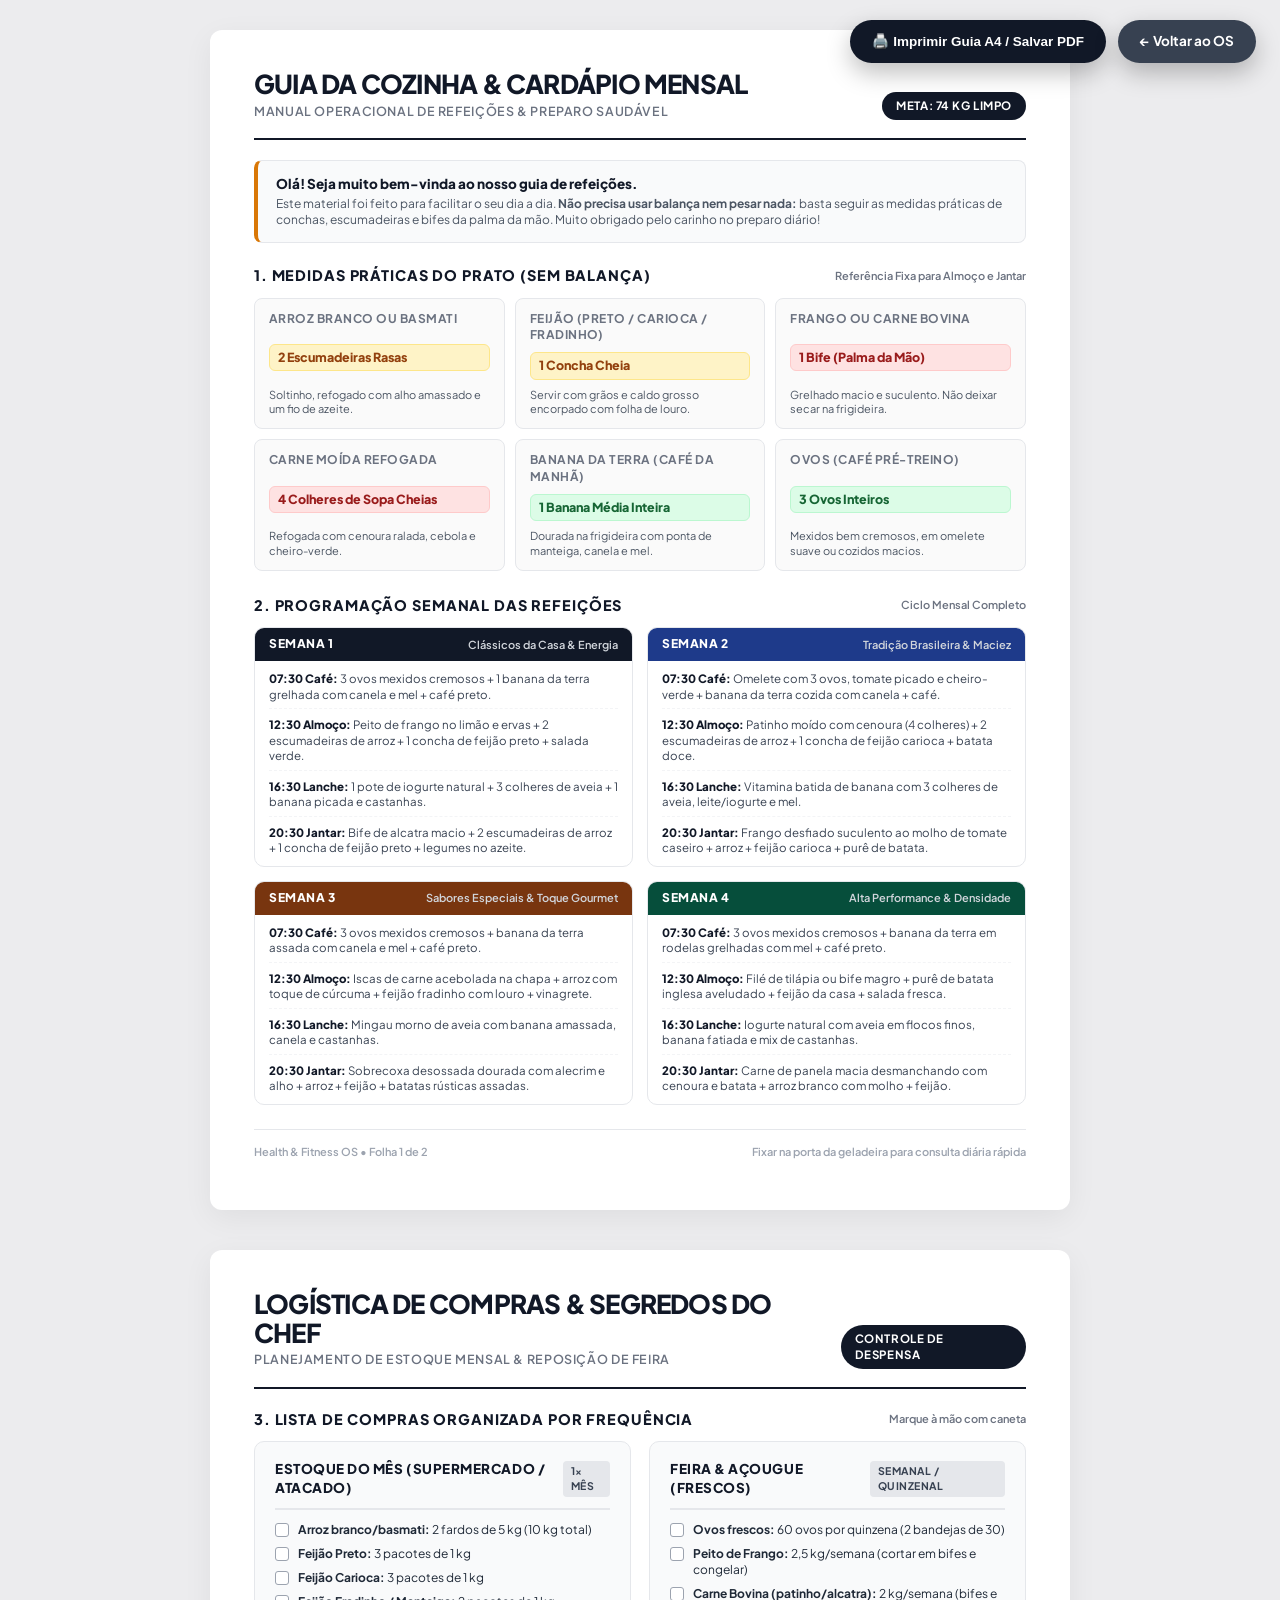
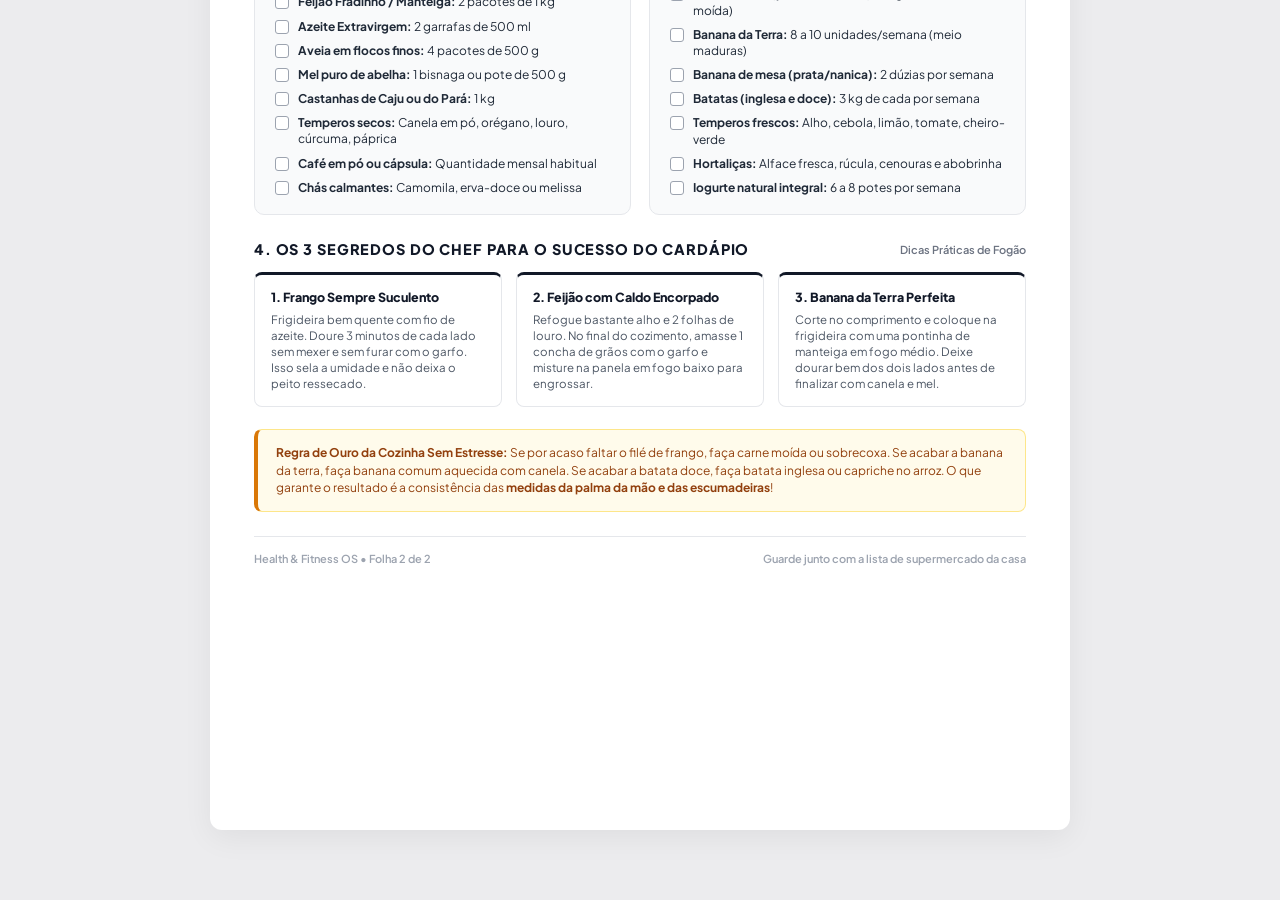
<file: dashboard/guia_cozinha_print.html>
<!DOCTYPE html>
<html lang="pt-BR">
<head>
  <meta charset="UTF-8">
  <meta name="viewport" content="width=device-width, initial-scale=1.0">
  <title>Guia da Cozinha & Cardápio Mensal — Manual Operacional</title>
  <link rel="preconnect" href="https://fonts.googleapis.com">
  <link rel="preconnect" href="https://fonts.gstatic.com" crossorigin>
  <link href="https://fonts.googleapis.com/css2?family=Plus+Jakarta+Sans:wght@400;500;600;700;800&family=JetBrains+Mono:wght@500;700&display=swap" rel="stylesheet">
  <style>
    @page {
      size: A4 portrait;
      margin: 10mm;
    }

    * {
      box-sizing: border-box;
      margin: 0;
      padding: 0;
      -webkit-font-smoothing: antialiased;
    }

    body {
      font-family: 'Plus Jakarta Sans', -apple-system, sans-serif;
      background: #ECECEE;
      color: #121316;
      line-height: 1.4;
      padding: 30px 15px;
    }

    .mono {
      font-family: 'JetBrains Mono', monospace;
      font-variant-numeric: tabular-nums;
    }

    /* Fixed floating print button */
    .print-bar {
      position: fixed;
      top: 20px;
      right: 24px;
      z-index: 1000;
      display: flex;
      gap: 12px;
    }

    .btn-action {
      background: #111827;
      color: #FFFFFF;
      border: none;
      padding: 12px 22px;
      border-radius: 9999px;
      font-size: 13.5px;
      font-weight: 700;
      cursor: pointer;
      box-shadow: 0 10px 25px rgba(0,0,0,0.25);
      display: flex;
      align-items: center;
      gap: 8px;
      transition: all 0.2s ease;
      text-decoration: none;
    }

    .btn-action:hover {
      background: #000000;
      transform: translateY(-2px);
    }

    /* A4 Sheet Container */
    .sheet {
      width: 100%;
      max-width: 860px;
      min-height: 1180px;
      margin: 0 auto 40px auto;
      background: #FFFFFF;
      padding: 40px 44px;
      border-radius: 12px;
      box-shadow: 0 8px 30px rgba(0,0,0,0.06);
      position: relative;
    }

    @media print {
      body {
        background: #FFFFFF;
        padding: 0;
      }
      .print-bar {
        display: none !important;
      }
      .sheet {
        box-shadow: none;
        border-radius: 0;
        padding: 0;
        margin: 0;
        width: 100%;
        max-width: 100%;
        min-height: unset;
        page-break-after: always;
      }
      .sheet:last-child {
        page-break-after: avoid;
      }
    }

    /* Top Header Block */
    .header-row {
      display: flex;
      justify-content: space-between;
      align-items: flex-end;
      padding-bottom: 18px;
      border-bottom: 2px solid #111827;
      margin-bottom: 20px;
    }

    .brand-title {
      font-size: 26px;
      font-weight: 800;
      letter-spacing: -0.03em;
      color: #111827;
      line-height: 1.1;
    }

    .brand-sub {
      font-size: 12.5px;
      font-weight: 600;
      color: #6B7280;
      text-transform: uppercase;
      letter-spacing: 0.05em;
      margin-top: 4px;
    }

    .badge-pill {
      background: #111827;
      color: #FFFFFF;
      padding: 6px 14px;
      border-radius: 9999px;
      font-size: 11.5px;
      font-weight: 700;
      text-transform: uppercase;
      letter-spacing: 0.05em;
    }

    /* Welcome Note for House Cook */
    .cook-welcome {
      background: #F9FAFB;
      border: 1px solid #E5E7EB;
      border-left: 4px solid #D97706;
      border-radius: 8px;
      padding: 14px 18px;
      margin-bottom: 22px;
      display: flex;
      align-items: center;
      gap: 14px;
    }

    .cook-welcome-text h4 {
      font-size: 13.5px;
      font-weight: 800;
      color: #111827;
    }

    .cook-welcome-text p {
      font-size: 12px;
      color: #4B5563;
      margin-top: 2px;
      line-height: 1.35;
    }

    /* Section Headers */
    .section-head {
      display: flex;
      align-items: center;
      justify-content: space-between;
      margin-bottom: 12px;
      margin-top: 6px;
    }

    .section-head h3 {
      font-size: 14.5px;
      font-weight: 800;
      text-transform: uppercase;
      letter-spacing: 0.06em;
      color: #111827;
      display: flex;
      align-items: center;
      gap: 8px;
    }

    .section-tag {
      font-size: 11px;
      font-weight: 600;
      color: #6B7280;
    }

    /* 6 Portion Cards Grid (No Scale Required) */
    .portions-grid {
      display: grid;
      grid-template-columns: repeat(3, 1fr);
      gap: 10px;
      margin-bottom: 24px;
    }

    .portion-card {
      border: 1px solid #E5E7EB;
      background: #FAFAFA;
      border-radius: 8px;
      padding: 12px 14px;
      display: flex;
      flex-direction: column;
      justify-content: space-between;
      gap: 6px;
    }

    .portion-food {
      font-size: 12px;
      font-weight: 700;
      text-transform: uppercase;
      color: #6B7280;
      letter-spacing: 0.04em;
    }

    .portion-badge {
      display: inline-block;
      background: #FEF3C7;
      color: #92400E;
      font-size: 12.5px;
      font-weight: 800;
      padding: 4px 8px;
      border-radius: 6px;
      border: 1px solid #FDE68A;
      margin: 2px 0;
    }

    .portion-card.highlight .portion-badge {
      background: #FEE2E2;
      color: #991B1B;
      border-color: #FECACA;
    }

    .portion-card.green .portion-badge {
      background: #DCFCE7;
      color: #166534;
      border-color: #BBF7D0;
    }

    .portion-hint {
      font-size: 11px;
      color: #4B5563;
      line-height: 1.3;
    }

    /* 4 Weeks Meal Grid */
    .weeks-matrix {
      display: grid;
      grid-template-columns: 1fr 1fr;
      gap: 14px;
    }

    .week-box {
      border: 1px solid #E5E7EB;
      border-radius: 10px;
      background: #FFFFFF;
      overflow: hidden;
    }

    .week-bar {
      background: #111827;
      color: #FFFFFF;
      padding: 8px 14px;
      display: flex;
      justify-content: space-between;
      align-items: center;
    }

    .week-bar h4 {
      font-size: 12px;
      font-weight: 800;
      letter-spacing: 0.05em;
      text-transform: uppercase;
    }

    .week-bar span {
      font-size: 11px;
      font-weight: 600;
      color: #D1D5DB;
    }

    .week-box:nth-child(2) .week-bar {
      background: #1E3A8A;
    }

    .week-box:nth-child(3) .week-bar {
      background: #78350F;
    }

    .week-box:nth-child(4) .week-bar {
      background: #064E3B;
    }

    .meal-list {
      padding: 10px 14px;
      display: flex;
      flex-direction: column;
      gap: 8px;
    }

    .meal-entry {
      font-size: 11.5px;
      line-height: 1.35;
      padding-bottom: 6px;
      border-bottom: 1px dashed #F3F4F6;
    }

    .meal-entry:last-child {
      border-bottom: none;
      padding-bottom: 0;
    }

    .meal-tag {
      font-weight: 800;
      color: #111827;
      display: inline-block;
      min-width: 65px;
    }

    .meal-desc {
      color: #374151;
    }

    /* PAGE 2 STYLING: LOGISTICS & SECRETS */
    .shopping-dual-columns {
      display: grid;
      grid-template-columns: 1fr 1fr;
      gap: 18px;
      margin-bottom: 24px;
    }

    .shopping-col {
      border: 1px solid #E5E7EB;
      border-radius: 10px;
      background: #F9FAFB;
      padding: 18px 20px;
    }

    .shopping-col-title {
      font-size: 13.5px;
      font-weight: 800;
      color: #111827;
      text-transform: uppercase;
      letter-spacing: 0.04em;
      padding-bottom: 10px;
      border-bottom: 2px solid #E5E7EB;
      margin-bottom: 12px;
      display: flex;
      align-items: center;
      justify-content: space-between;
    }

    .shopping-col-title span.cycle {
      font-size: 10.5px;
      font-weight: 700;
      background: #E5E7EB;
      color: #374151;
      padding: 3px 8px;
      border-radius: 4px;
    }

    .check-list {
      list-style: none;
      display: flex;
      flex-direction: column;
      gap: 8px;
    }

    .check-item {
      display: flex;
      align-items: flex-start;
      gap: 9px;
      font-size: 12px;
      color: #1F2937;
      line-height: 1.35;
    }

    .box-sq {
      width: 14px;
      height: 14px;
      border: 1.5px solid #9CA3AF;
      border-radius: 3px;
      background: #FFFFFF;
      flex-shrink: 0;
      margin-top: 1px;
    }

    /* 3 Chef Secrets */
    .secrets-grid {
      display: grid;
      grid-template-columns: repeat(3, 1fr);
      gap: 14px;
      margin-bottom: 22px;
    }

    .secret-card {
      background: #FFFFFF;
      border: 1px solid #E5E7EB;
      border-top: 3px solid #111827;
      border-radius: 8px;
      padding: 14px 16px;
    }

    .secret-card h5 {
      font-size: 12.5px;
      font-weight: 800;
      color: #111827;
      margin-bottom: 6px;
    }

    .secret-card p {
      font-size: 11.5px;
      color: #4B5563;
      line-height: 1.4;
    }

    /* Golden Rule Banner */
    .golden-rule-banner {
      background: #FFFBEB;
      border: 1px solid #FDE68A;
      border-left: 4px solid #D97706;
      border-radius: 8px;
      padding: 14px 18px;
      font-size: 12px;
      color: #92400E;
      line-height: 1.45;
    }

    .footer-line {
      margin-top: 24px;
      padding-top: 14px;
      border-top: 1px solid #E5E7EB;
      display: flex;
      justify-content: space-between;
      align-items: center;
      font-size: 11px;
      color: #9CA3AF;
      font-weight: 600;
    }
  </style>
</head>
<body>

  <!-- Floating Print Controls -->
  <div class="print-bar no-print">
    <button class="btn-action" onclick="window.print()">
      🖨️ Imprimir Guia A4 / Salvar PDF
    </button>
    <a href="index.html" class="btn-action" style="background: #374151;">
      ← Voltar ao OS
    </a>
  </div>

  <!-- ========================================================================= -->
  <!-- FOLHA 1: MEDIDAS VISUAIS & MATRIZ DAS 4 SEMANAS -->
  <!-- ========================================================================= -->
  <div class="sheet">
    <header class="header-row">
      <div>
        <h1 class="brand-title">GUIA DA COZINHA & CARDÁPIO MENSAL</h1>
        <div class="brand-sub">Manual Operacional de Refeições & Preparo Saudável</div>
      </div>
      <div class="badge-pill">Meta: 74 kg Limpo</div>
    </header>

    <div class="cook-welcome">
      <div class="cook-welcome-text">
        <h4>Olá! Seja muito bem-vinda ao nosso guia de refeições.</h4>
        <p>
          Este material foi feito para facilitar o seu dia a dia. <strong>Não precisa usar balança nem pesar nada:</strong> basta seguir as medidas práticas de conchas, escumadeiras e bifes da palma da mão. Muito obrigado pelo carinho no preparo diário!
        </p>
      </div>
    </div>

    <!-- 1. Cheat-Sheet de Porções Rápidas -->
    <div class="section-head">
      <h3>1. Medidas Práticas do Prato (Sem Balança)</h3>
      <span class="section-tag">Referência Fixa para Almoço e Jantar</span>
    </div>

    <div class="portions-grid">
      <div class="portion-card">
        <div class="portion-food">Arroz Branco ou Basmati</div>
        <div class="portion-badge">2 Escumadeiras Rasas</div>
        <div class="portion-hint">Soltinho, refogado com alho amassado e um fio de azeite.</div>
      </div>

      <div class="portion-card">
        <div class="portion-food">Feijão (Preto / Carioca / Fradinho)</div>
        <div class="portion-badge">1 Concha Cheia</div>
        <div class="portion-hint">Servir com grãos e caldo grosso encorpado com folha de louro.</div>
      </div>

      <div class="portion-card highlight">
        <div class="portion-food">Frango ou Carne Bovina</div>
        <div class="portion-badge">1 Bife (Palma da Mão)</div>
        <div class="portion-hint">Grelhado macio e suculento. Não deixar secar na frigideira.</div>
      </div>

      <div class="portion-card highlight">
        <div class="portion-food">Carne Moída Refogada</div>
        <div class="portion-badge">4 Colheres de Sopa Cheias</div>
        <div class="portion-hint">Refogada com cenoura ralada, cebola e cheiro-verde.</div>
      </div>

      <div class="portion-card green">
        <div class="portion-food">Banana da Terra (Café da Manhã)</div>
        <div class="portion-badge">1 Banana Média Inteira</div>
        <div class="portion-hint">Dourada na frigideira com ponta de manteiga, canela e mel.</div>
      </div>

      <div class="portion-card green">
        <div class="portion-food">Ovos (Café Pré-Treino)</div>
        <div class="portion-badge">3 Ovos Inteiros</div>
        <div class="portion-hint">Mexidos bem cremosos, em omelete suave ou cozidos macios.</div>
      </div>
    </div>

    <!-- 2. Matriz das 4 Semanas -->
    <div class="section-head">
      <h3>2. Programação Semanal das Refeições</h3>
      <span class="section-tag">Ciclo Mensal Completo</span>
    </div>

    <div class="weeks-matrix">
      <!-- SEMANA 1 -->
      <div class="week-box">
        <div class="week-bar">
          <h4>Semana 1</h4>
          <span>Clássicos da Casa & Energia</span>
        </div>
        <div class="meal-list">
          <div class="meal-entry">
            <span class="meal-tag">07:30 Café:</span>
            <span class="meal-desc">3 ovos mexidos cremosos + 1 banana da terra grelhada com canela e mel + café preto.</span>
          </div>
          <div class="meal-entry">
            <span class="meal-tag">12:30 Almoço:</span>
            <span class="meal-desc">Peito de frango no limão e ervas + 2 escumadeiras de arroz + 1 concha de feijão preto + salada verde.</span>
          </div>
          <div class="meal-entry">
            <span class="meal-tag">16:30 Lanche:</span>
            <span class="meal-desc">1 pote de iogurte natural + 3 colheres de aveia + 1 banana picada e castanhas.</span>
          </div>
          <div class="meal-entry">
            <span class="meal-tag">20:30 Jantar:</span>
            <span class="meal-desc">Bife de alcatra macio + 2 escumadeiras de arroz + 1 concha de feijão preto + legumes no azeite.</span>
          </div>
        </div>
      </div>

      <!-- SEMANA 2 -->
      <div class="week-box">
        <div class="week-bar">
          <h4>Semana 2</h4>
          <span>Tradição Brasileira & Maciez</span>
        </div>
        <div class="meal-list">
          <div class="meal-entry">
            <span class="meal-tag">07:30 Café:</span>
            <span class="meal-desc">Omelete com 3 ovos, tomate picado e cheiro-verde + banana da terra cozida com canela + café.</span>
          </div>
          <div class="meal-entry">
            <span class="meal-tag">12:30 Almoço:</span>
            <span class="meal-desc">Patinho moído com cenoura (4 colheres) + 2 escumadeiras de arroz + 1 concha de feijão carioca + batata doce.</span>
          </div>
          <div class="meal-entry">
            <span class="meal-tag">16:30 Lanche:</span>
            <span class="meal-desc">Vitamina batida de banana com 3 colheres de aveia, leite/iogurte e mel.</span>
          </div>
          <div class="meal-entry">
            <span class="meal-tag">20:30 Jantar:</span>
            <span class="meal-desc">Frango desfiado suculento ao molho de tomate caseiro + arroz + feijão carioca + purê de batata.</span>
          </div>
        </div>
      </div>

      <!-- SEMANA 3 -->
      <div class="week-box">
        <div class="week-bar">
          <h4>Semana 3</h4>
          <span>Sabores Especiais & Toque Gourmet</span>
        </div>
        <div class="meal-list">
          <div class="meal-entry">
            <span class="meal-tag">07:30 Café:</span>
            <span class="meal-desc">3 ovos mexidos cremosos + banana da terra assada com canela e mel + café preto.</span>
          </div>
          <div class="meal-entry">
            <span class="meal-tag">12:30 Almoço:</span>
            <span class="meal-desc">Iscas de carne acebolada na chapa + arroz com toque de cúrcuma + feijão fradinho com louro + vinagrete.</span>
          </div>
          <div class="meal-entry">
            <span class="meal-tag">16:30 Lanche:</span>
            <span class="meal-desc">Mingau morno de aveia com banana amassada, canela e castanhas.</span>
          </div>
          <div class="meal-entry">
            <span class="meal-tag">20:30 Jantar:</span>
            <span class="meal-desc">Sobrecoxa desossada dourada com alecrim e alho + arroz + feijão + batatas rústicas assadas.</span>
          </div>
        </div>
      </div>

      <!-- SEMANA 4 -->
      <div class="week-box">
        <div class="week-bar">
          <h4>Semana 4</h4>
          <span>Alta Performance & Densidade</span>
        </div>
        <div class="meal-list">
          <div class="meal-entry">
            <span class="meal-tag">07:30 Café:</span>
            <span class="meal-desc">3 ovos mexidos cremosos + banana da terra em rodelas grelhadas com mel + café preto.</span>
          </div>
          <div class="meal-entry">
            <span class="meal-tag">12:30 Almoço:</span>
            <span class="meal-desc">Filé de tilápia ou bife magro + purê de batata inglesa aveludado + feijão da casa + salada fresca.</span>
          </div>
          <div class="meal-entry">
            <span class="meal-tag">16:30 Lanche:</span>
            <span class="meal-desc">Iogurte natural com aveia em flocos finos, banana fatiada e mix de castanhas.</span>
          </div>
          <div class="meal-entry">
            <span class="meal-tag">20:30 Jantar:</span>
            <span class="meal-desc">Carne de panela macia desmanchando com cenoura e batata + arroz branco com molho + feijão.</span>
          </div>
        </div>
      </div>
    </div>

    <footer class="footer-line">
      <span>Health & Fitness OS • Folha 1 de 2</span>
      <span>Fixar na porta da geladeira para consulta diária rápida</span>
    </footer>
  </div>

  <!-- ========================================================================= -->
  <!-- FOLHA 2: LOGÍSTICA DE COMPRAS & SEGREDOS DO CHEF -->
  <!-- ========================================================================= -->
  <div class="sheet">
    <header class="header-row">
      <div>
        <h1 class="brand-title">LOGÍSTICA DE COMPRAS & SEGREDOS DO CHEF</h1>
        <div class="brand-sub">Planejamento de Estoque Mensal & Reposição de Feira</div>
      </div>
      <div class="badge-pill">Controle de Despensa</div>
    </header>

    <!-- 3. Divisão de Compras -->
    <div class="section-head">
      <h3>3. Lista de Compras Organizada por Frequência</h3>
      <span class="section-tag">Marque à mão com caneta</span>
    </div>

    <div class="shopping-dual-columns">
      <!-- Coluna 1: Estoque Mensal -->
      <div class="shopping-col">
        <div class="shopping-col-title">
          <span>Estoque do Mês (Supermercado / Atacado)</span>
          <span class="cycle">1× Mês</span>
        </div>
        <ul class="check-list">
          <li class="check-item"><span class="box-sq"></span> <span><strong>Arroz branco/basmati:</strong> 2 fardos de 5 kg (10 kg total)</span></li>
          <li class="check-item"><span class="box-sq"></span> <span><strong>Feijão Preto:</strong> 3 pacotes de 1 kg</span></li>
          <li class="check-item"><span class="box-sq"></span> <span><strong>Feijão Carioca:</strong> 3 pacotes de 1 kg</span></li>
          <li class="check-item"><span class="box-sq"></span> <span><strong>Feijão Fradinho / Manteiga:</strong> 2 pacotes de 1 kg</span></li>
          <li class="check-item"><span class="box-sq"></span> <span><strong>Azeite Extravirgem:</strong> 2 garrafas de 500 ml</span></li>
          <li class="check-item"><span class="box-sq"></span> <span><strong>Aveia em flocos finos:</strong> 4 pacotes de 500 g</span></li>
          <li class="check-item"><span class="box-sq"></span> <span><strong>Mel puro de abelha:</strong> 1 bisnaga ou pote de 500 g</span></li>
          <li class="check-item"><span class="box-sq"></span> <span><strong>Castanhas de Caju ou do Pará:</strong> 1 kg</span></li>
          <li class="check-item"><span class="box-sq"></span> <span><strong>Temperos secos:</strong> Canela em pó, orégano, louro, cúrcuma, páprica</span></li>
          <li class="check-item"><span class="box-sq"></span> <span><strong>Café em pó ou cápsula:</strong> Quantidade mensal habitual</span></li>
          <li class="check-item"><span class="box-sq"></span> <span><strong>Chás calmantes:</strong> Camomila, erva-doce ou melissa</span></li>
        </ul>
      </div>

      <!-- Coluna 2: Reposição Semanal -->
      <div class="shopping-col">
        <div class="shopping-col-title">
          <span>Feira & Açougue (Frescos)</span>
          <span class="cycle">Semanal / Quinzenal</span>
        </div>
        <ul class="check-list">
          <li class="check-item"><span class="box-sq"></span> <span><strong>Ovos frescos:</strong> 60 ovos por quinzena (2 bandejas de 30)</span></li>
          <li class="check-item"><span class="box-sq"></span> <span><strong>Peito de Frango:</strong> 2,5 kg/semana (cortar em bifes e congelar)</span></li>
          <li class="check-item"><span class="box-sq"></span> <span><strong>Carne Bovina (patinho/alcatra):</strong> 2 kg/semana (bifes e moída)</span></li>
          <li class="check-item"><span class="box-sq"></span> <span><strong>Banana da Terra:</strong> 8 a 10 unidades/semana (meio maduras)</span></li>
          <li class="check-item"><span class="box-sq"></span> <span><strong>Banana de mesa (prata/nanica):</strong> 2 dúzias por semana</span></li>
          <li class="check-item"><span class="box-sq"></span> <span><strong>Batatas (inglesa e doce):</strong> 3 kg de cada por semana</span></li>
          <li class="check-item"><span class="box-sq"></span> <span><strong>Temperos frescos:</strong> Alho, cebola, limão, tomate, cheiro-verde</span></li>
          <li class="check-item"><span class="box-sq"></span> <span><strong>Hortaliças:</strong> Alface fresca, rúcula, cenouras e abobrinha</span></li>
          <li class="check-item"><span class="box-sq"></span> <span><strong>Iogurte natural integral:</strong> 6 a 8 potes por semana</span></li>
        </ul>
      </div>
    </div>

    <!-- 4. Os 3 Segredos do Chef -->
    <div class="section-head">
      <h3>4. Os 3 Segredos do Chef para o Sucesso do Cardápio</h3>
      <span class="section-tag">Dicas Práticas de Fogão</span>
    </div>

    <div class="secrets-grid">
      <div class="secret-card">
        <h5>1. Frango Sempre Suculento</h5>
        <p>
          Frigideira bem quente com fio de azeite. Doure 3 minutos de cada lado sem mexer e sem furar com o garfo. Isso sela a umidade e não deixa o peito ressecado.
        </p>
      </div>

      <div class="secret-card">
        <h5>2. Feijão com Caldo Encorpado</h5>
        <p>
          Refogue bastante alho e 2 folhas de louro. No final do cozimento, amasse 1 concha de grãos com o garfo e misture na panela em fogo baixo para engrossar.
        </p>
      </div>

      <div class="secret-card">
        <h5>3. Banana da Terra Perfeita</h5>
        <p>
          Corte no comprimento e coloque na frigideira com uma pontinha de manteiga em fogo médio. Deixe dourar bem dos dois lados antes de finalizar com canela e mel.
        </p>
      </div>
    </div>

    <!-- 5. Regra de Flexibilidade -->
    <div class="golden-rule-banner">
      <strong>Regra de Ouro da Cozinha Sem Estresse:</strong> Se por acaso faltar o filé de frango, faça carne moída ou sobrecoxa. Se acabar a banana da terra, faça banana comum aquecida com canela. Se acabar a batata doce, faça batata inglesa ou capriche no arroz. O que garante o resultado é a consistência das <strong>medidas da palma da mão e das escumadeiras</strong>!
    </div>

    <footer class="footer-line">
      <span>Health & Fitness OS • Folha 2 de 2</span>
      <span>Guarde junto com a lista de supermercado da casa</span>
    </footer>
  </div>

</body>
</html>
</file>
<file: dashboard/css/style.css>
/* ==========================================================================
   HEALTH & FITNESS OS — ATHLETE PRO EDITION
   Bespoke Athletic Editorial UI • Zero AI-Slop • Apple Fitness+ & WHOOP Language
   Hardware Double-Bezel • 0.5px Hairlines • Tabular Numerals • Tactile Motion
   ========================================================================== */

@import url('https://fonts.googleapis.com/css2?family=Plus+Jakarta+Sans:wght@300;400;500;600;700;800&family=JetBrains+Mono:wght@400;500;600;700&display=swap');

:root {
  /* High-Contrast Athletic Obsidian Ramp */
  --bg-canvas:      #08090C;
  --bg-card:        #111319;
  --bg-card-hover:  #161922;
  --bg-inner:       #191C27;
  --bg-input:       #0A0B10;

  /* Typography Colors */
  --text-head:      #FFFFFF;
  --text-body:      rgba(255, 255, 255, 0.78);
  --text-muted:     rgba(255, 255, 255, 0.50);
  --text-dim:       rgba(255, 255, 255, 0.28);

  /* Performance Accents (Nike Pro Volt & Muscle Highlight) */
  --volt:           #D4FF00;   /* Electric Lime / High-Performance Athletic */
  --volt-dim:       rgba(212, 255, 0, 0.12);
  --crimson:        #FF3B30;   /* Muscle Fiber Active Glow */
  --crimson-dim:    rgba(255, 59, 48, 0.14);
  --mint:           #30D158;   /* HealthKit Success */
  --mint-dim:       rgba(48, 209, 88, 0.14);
  --amber:          #FF9F0A;   /* Rest Timer Countdown */
  --amber-dim:      rgba(255, 159, 10, 0.14);
  --cyan:           #5AC8FA;   /* Mobility / Hydration */
  --cyan-dim:       rgba(90, 200, 250, 0.14);

  /* Precision Hairlines */
  --hairline:       0.5px solid rgba(255, 255, 255, 0.08);
  --hairline-hover: 0.5px solid rgba(255, 255, 255, 0.18);
  --hairline-volt:  0.5px solid rgba(212, 255, 0, 0.35);

  /* Geometry & Curves */
  --r-outer:        20px;
  --r-card:         16px;
  --r-inner:        10px;
  --r-pill:         9999px;

  /* Fluid Motion */
  --ease:           cubic-bezier(0.16, 1, 0.3, 1);
  --duration:       180ms;
}

* {
  box-sizing: border-box;
  margin: 0;
  padding: 0;
  -webkit-font-smoothing: antialiased;
  -moz-osx-font-smoothing: grayscale;
}

body {
  font-family: 'Plus Jakarta Sans', -apple-system, sans-serif;
  background-color: var(--bg-canvas);
  color: var(--text-body);
  min-height: 100vh;
  padding-bottom: 120px;
  overflow-x: hidden;
  letter-spacing: -0.01em;
}

.mono {
  font-family: 'JetBrains Mono', monospace;
  font-variant-numeric: tabular-nums;
  letter-spacing: -0.02em;
}

.container {
  max-width: 1040px;
  margin: 0 auto;
  padding: 24px 20px;
}

/* ==========================================================================
   TOP BAR (Status, Athlete Profile & Date)
   ========================================================================== */
.top-bar {
  display: flex;
  justify-content: space-between;
  align-items: center;
  padding-bottom: 20px;
  border-bottom: var(--hairline);
  margin-bottom: 28px;
  flex-wrap: wrap;
  gap: 16px;
}

.athlete-brand {
  display: flex;
  align-items: center;
  gap: 14px;
}

.athlete-badge {
  width: 44px;
  height: 44px;
  border-radius: var(--r-inner);
  background: linear-gradient(135deg, #1C1F2B, #0E1017);
  border: var(--hairline);
  display: flex;
  align-items: center;
  justify-content: center;
  font-weight: 800;
  font-size: 14px;
  letter-spacing: 1px;
  color: var(--volt);
  box-shadow: inset 0 1px 1px rgba(255, 255, 255, 0.1);
}

.athlete-meta h1 {
  font-size: 17px;
  font-weight: 700;
  color: var(--text-head);
  letter-spacing: -0.02em;
  display: flex;
  align-items: center;
  gap: 8px;
}

.athlete-meta p {
  font-size: 12px;
  color: var(--text-muted);
  margin-top: 2px;
  font-weight: 500;
}

.status-chip {
  display: inline-flex;
  align-items: center;
  gap: 8px;
  background: var(--bg-card);
  border: var(--hairline);
  padding: 7px 14px;
  border-radius: var(--r-pill);
  font-size: 12px;
  font-weight: 600;
  color: var(--text-head);
}

.live-indicator {
  width: 7px;
  height: 7px;
  border-radius: 50%;
  background: var(--mint);
  box-shadow: 0 0 8px var(--mint);
  animation: pulseLive 2s infinite ease-in-out;
}

@keyframes pulseLive {
  0%, 100% { opacity: 1; transform: scale(1); }
  50% { opacity: 0.4; transform: scale(0.85); }
}

/* ==========================================================================
   HERO WORKOUT OF THE DAY CARD (Apple Fitness / WHOOP Hybrid)
   ========================================================================== */
.hero-session-card {
  background: linear-gradient(145deg, #141722, #0E1018);
  border: var(--hairline);
  border-radius: var(--r-outer);
  padding: 24px 28px;
  margin-bottom: 28px;
  display: grid;
  grid-template-columns: 1fr auto;
  gap: 24px;
  align-items: center;
  box-shadow: 0 12px 36px rgba(0, 0, 0, 0.4);
  position: relative;
  overflow: hidden;
}

.hero-session-card::before {
  content: '';
  position: absolute;
  top: 0;
  left: 0;
  width: 4px;
  height: 100%;
  background: var(--volt);
}

.session-eyebrow {
  display: inline-block;
  font-size: 11px;
  font-weight: 700;
  text-transform: uppercase;
  letter-spacing: 0.08em;
  color: var(--volt);
  margin-bottom: 6px;
}

.session-title {
  font-size: 24px;
  font-weight: 800;
  color: var(--text-head);
  letter-spacing: -0.03em;
}

.session-subtitle {
  font-size: 13px;
  color: var(--text-muted);
  margin-top: 4px;
  line-height: 1.4;
}

.session-stats-row {
  display: flex;
  gap: 20px;
  margin-top: 16px;
  flex-wrap: wrap;
}

.session-stat {
  display: flex;
  flex-direction: column;
}

.session-stat-label {
  font-size: 10.5px;
  text-transform: uppercase;
  letter-spacing: 0.05em;
  color: var(--text-muted);
  font-weight: 600;
}

.session-stat-val {
  font-size: 15px;
  font-weight: 700;
  color: var(--text-head);
  margin-top: 2px;
}

.hero-action-group {
  display: flex;
  flex-direction: column;
  align-items: flex-end;
  gap: 14px;
}

.session-heatmap-box {
  width: 90px;
  height: 90px;
  background: #08090C;
  border-radius: var(--r-card);
  border: var(--hairline);
  display: flex;
  align-items: center;
  justify-content: center;
  padding: 6px;
}

.session-heatmap-box img {
  width: 100%;
  height: 100%;
  object-fit: contain;
}

.btn-start-session {
  background: var(--volt);
  color: #000000;
  border: none;
  font-size: 13.5px;
  font-weight: 700;
  padding: 10px 20px;
  border-radius: var(--r-pill);
  cursor: pointer;
  display: inline-flex;
  align-items: center;
  gap: 10px;
  transition: transform var(--duration) var(--ease), background var(--duration) var(--ease);
}

.btn-start-session:hover {
  background: #E2FF4D;
  transform: translateY(-2px);
}

.btn-start-session:active {
  transform: scale(0.98);
}

.btn-start-session span.icon-circle {
  width: 22px;
  height: 22px;
  border-radius: 50%;
  background: rgba(0, 0, 0, 0.15);
  display: flex;
  align-items: center;
  justify-content: center;
  font-size: 12px;
}

/* ==========================================================================
   ATHLETIC METRICS ROW (Apple Watch Real-World Summary)
   ========================================================================== */
.metrics-grid {
  display: grid;
  grid-template-columns: repeat(4, 1fr);
  gap: 14px;
  margin-bottom: 32px;
}

.metric-card {
  background: var(--bg-card);
  border: var(--hairline);
  border-radius: var(--r-card);
  padding: 16px 18px;
  transition: border-color var(--duration) var(--ease);
}

.metric-card:hover {
  border-color: rgba(255, 255, 255, 0.16);
}

.metric-header {
  display: flex;
  justify-content: space-between;
  align-items: center;
  margin-bottom: 8px;
}

.metric-name {
  font-size: 11px;
  font-weight: 700;
  text-transform: uppercase;
  letter-spacing: 0.05em;
  color: var(--text-muted);
}

.metric-value {
  font-size: 22px;
  font-weight: 700;
  color: var(--text-head);
}

.metric-value small {
  font-size: 12px;
  font-weight: 500;
  color: var(--text-muted);
  margin-left: 2px;
}

.metric-footer {
  font-size: 11px;
  color: var(--text-dim);
  margin-top: 6px;
  display: flex;
  align-items: center;
  gap: 6px;
}

.metric-progress-track {
  width: 100%;
  height: 4px;
  background: var(--bg-inner);
  border-radius: var(--r-pill);
  overflow: hidden;
  margin-top: 10px;
}

.metric-progress-fill {
  height: 100%;
  border-radius: var(--r-pill);
  transition: width 0.6s var(--ease);
}

.fill-volt { background: var(--volt); }
.fill-mint { background: var(--mint); }
.fill-crimson { background: var(--crimson); }
.fill-cyan { background: var(--cyan); }

/* ==========================================================================
   WORKOUT SPLIT SELECTOR
   ========================================================================== */
.split-selector-row {
  display: flex;
  gap: 10px;
  margin-bottom: 24px;
  overflow-x: auto;
  padding-bottom: 4px;
}

.split-pill-btn {
  background: var(--bg-card);
  border: var(--hairline);
  color: var(--text-muted);
  padding: 10px 18px;
  border-radius: var(--r-pill);
  font-size: 13px;
  font-weight: 600;
  cursor: pointer;
  transition: all var(--duration) var(--ease);
  white-space: nowrap;
}

.split-pill-btn:hover {
  color: var(--text-head);
  border-color: rgba(255, 255, 255, 0.2);
}

.split-pill-btn.active {
  background: #FFFFFF;
  color: #000000;
  border-color: #FFFFFF;
  font-weight: 700;
}

/* ==========================================================================
   REST TIMER (Circulo Minimalista + Mini-Timer)
   ========================================================================== */
.rest-timer-bar {
  background: var(--bg-card);
  border: var(--hairline);
  border-radius: var(--r-card);
  padding: 16px 22px;
  margin-bottom: 24px;
  display: flex;
  justify-content: space-between;
  align-items: center;
  flex-wrap: wrap;
  gap: 16px;
}

.timer-left {
  display: flex;
  align-items: center;
  gap: 16px;
}

.timer-ring-container {
  position: relative;
  width: 58px;
  height: 58px;
}

.timer-svg {
  width: 58px;
  height: 58px;
  transform: rotate(-90deg);
}

.timer-bg-circle {
  stroke: var(--bg-inner);
  stroke-width: 4.5;
  fill: none;
}

.timer-progress-circle {
  stroke: var(--amber);
  stroke-width: 4.5;
  stroke-linecap: round;
  fill: none;
  transition: stroke-dashoffset 1s linear;
}

.timer-number {
  position: absolute;
  inset: 0;
  display: flex;
  align-items: center;
  justify-content: center;
  font-size: 13.5px;
  font-weight: 700;
  color: var(--amber);
}

.timer-info h4 {
  font-size: 14px;
  font-weight: 700;
  color: var(--text-head);
}

.timer-info p {
  font-size: 12px;
  color: var(--text-muted);
  margin-top: 1px;
}

.timer-chips-group {
  display: flex;
  gap: 6px;
  align-items: center;
}

.chip-btn {
  background: var(--bg-inner);
  border: var(--hairline);
  color: var(--text-body);
  padding: 6px 12px;
  border-radius: var(--r-inner);
  font-size: 12px;
  font-weight: 600;
  cursor: pointer;
  transition: all var(--duration) var(--ease);
}

.chip-btn:hover {
  background: #232736;
  color: var(--text-head);
}

.chip-btn.active-action {
  background: var(--amber);
  color: #000000;
  border-color: var(--amber);
  font-weight: 700;
}

/* Floating Sticky Mini-Timer */
.floating-mini-timer {
  position: fixed;
  top: 20px;
  right: 24px;
  background: rgba(14, 16, 23, 0.94);
  backdrop-filter: blur(16px);
  border: 1px solid rgba(255, 159, 10, 0.4);
  box-shadow: 0 10px 30px rgba(0, 0, 0, 0.7);
  border-radius: var(--r-pill);
  padding: 7px 16px;
  display: flex;
  align-items: center;
  gap: 10px;
  z-index: 1020;
  opacity: 0;
  pointer-events: none;
  transform: translateY(-8px);
  transition: all 0.25s var(--ease);
}

.floating-mini-timer.visible {
  opacity: 1;
  pointer-events: auto;
  transform: translateY(0);
}

/* ==========================================================================
   EXERCISE LIST (MuscleMaxme & openGym Hybrid Layout)
   ========================================================================== */
.exercises-stack {
  display: flex;
  flex-direction: column;
  gap: 12px;
}

.exercise-row {
  background: var(--bg-card);
  border: var(--hairline);
  border-radius: var(--r-card);
  padding: 16px 20px;
  display: grid;
  grid-template-columns: 84px 1fr auto;
  gap: 18px;
  align-items: center;
  cursor: pointer;
  transition: background var(--duration) var(--ease), border-color var(--duration) var(--ease), transform var(--duration) var(--ease);
}

.exercise-row:hover {
  background: var(--bg-card-hover);
  border-color: rgba(255, 255, 255, 0.16);
}

.exercise-media-frame {
  width: 84px;
  height: 72px;
  background: #08090C;
  border-radius: var(--r-inner);
  border: var(--hairline);
  overflow: hidden;
  position: relative;
  display: flex;
  align-items: center;
  justify-content: center;
}

.exercise-media-frame img {
  width: 100%;
  height: 100%;
  object-fit: contain;
}

.exercise-play-badge {
  position: absolute;
  bottom: 4px;
  right: 4px;
  background: rgba(0, 0, 0, 0.75);
  border-radius: 4px;
  padding: 2px 5px;
  font-size: 9px;
  font-weight: 700;
  color: var(--volt);
  letter-spacing: 0.5px;
}

.exercise-details {
  display: flex;
  flex-direction: column;
  gap: 4px;
}

.exercise-header-line {
  display: flex;
  align-items: center;
  gap: 8px;
}

.exercise-index {
  font-size: 12px;
  font-weight: 700;
  color: var(--volt);
}

.exercise-title {
  font-size: 15px;
  font-weight: 700;
  color: var(--text-head);
  letter-spacing: -0.01em;
}

.exercise-tags-row {
  display: flex;
  gap: 6px;
  align-items: center;
  flex-wrap: wrap;
}

.tag-badge {
  font-size: 11px;
  font-weight: 600;
  padding: 2px 7px;
  border-radius: 4px;
  background: var(--bg-inner);
  color: var(--text-muted);
}

.tag-badge.target {
  color: var(--volt);
  background: var(--volt-dim);
}

.tag-badge.scheme {
  color: var(--amber);
  background: var(--amber-dim);
}

.exercise-coach-note {
  font-size: 12px;
  color: var(--text-muted);
  line-height: 1.35;
  margin-top: 2px;
}

/* Logging Controls */
.exercise-tracking {
  display: flex;
  flex-direction: column;
  align-items: flex-end;
  gap: 8px;
}

.load-pill {
  display: flex;
  align-items: center;
  gap: 4px;
  background: var(--bg-input);
  border: var(--hairline);
  padding: 4px 8px;
  border-radius: 6px;
}

.load-pill label {
  font-size: 9.5px;
  font-weight: 700;
  color: var(--text-dim);
}

.load-pill input {
  width: 44px;
  background: transparent;
  border: none;
  color: var(--text-head);
  font-size: 13.5px;
  font-weight: 700;
  text-align: right;
  outline: none;
}

.sets-row {
  display: flex;
  gap: 5px;
}

.set-bubble {
  width: 28px;
  height: 28px;
  border-radius: 6px;
  background: var(--bg-inner);
  border: var(--hairline);
  display: flex;
  align-items: center;
  justify-content: center;
  font-size: 11px;
  font-weight: 700;
  color: var(--text-muted);
  cursor: pointer;
  transition: all var(--duration) var(--ease);
}

.set-bubble:hover {
  color: var(--text-head);
  border-color: rgba(255, 255, 255, 0.25);
}

.set-bubble.done {
  background: var(--volt);
  color: #000000;
  border-color: var(--volt);
}

/* ==========================================================================
   SLIDE-OVER BIOMECHANICS DRAWER
   ========================================================================== */
.slideover-overlay {
  position: fixed;
  inset: 0;
  background: rgba(0, 0, 0, 0.78);
  backdrop-filter: blur(10px);
  z-index: 2000;
  opacity: 0;
  pointer-events: none;
  transition: opacity 0.25s var(--ease);
}

.slideover-overlay.active {
  opacity: 1;
  pointer-events: auto;
}

.slideover-content {
  position: fixed;
  top: 0;
  right: 0;
  bottom: 0;
  width: 100%;
  max-width: 480px;
  background: #0E1017;
  border-left: var(--hairline);
  padding: 24px 28px;
  overflow-y: auto;
  z-index: 2010;
  transform: translateX(100%);
  transition: transform 0.3s var(--ease);
  display: flex;
  flex-direction: column;
  gap: 20px;
}

.slideover-overlay.active .slideover-content {
  transform: translateX(0);
}

.slideover-top {
  display: flex;
  justify-content: space-between;
  align-items: flex-start;
}

.btn-drawer-close {
  background: var(--bg-card);
  border: var(--hairline);
  color: var(--text-head);
  width: 32px;
  height: 32px;
  border-radius: var(--r-pill);
  cursor: pointer;
  font-size: 16px;
  display: flex;
  align-items: center;
  justify-content: center;
}

.drawer-video-viewport {
  width: 100%;
  height: 250px;
  background: #050608;
  border-radius: var(--r-inner);
  border: var(--hairline);
  overflow: hidden;
  display: flex;
  align-items: center;
  justify-content: center;
}

.drawer-video-viewport video {
  width: 100%;
  height: 100%;
  object-fit: contain;
}

/* ==========================================================================
   NUTRITION & KITCHEN SECTION (Kinfolk / High-End Editorial Style)
   ========================================================================== */
.nutrition-hero-card {
  background: var(--bg-card);
  border: var(--hairline);
  border-radius: var(--r-outer);
  padding: 24px 28px;
  margin-bottom: 24px;
}

.macro-split-strip {
  display: grid;
  grid-template-columns: repeat(4, 1fr);
  gap: 12px;
  margin-top: 18px;
}

.macro-box {
  background: var(--bg-inner);
  border: var(--hairline);
  border-radius: var(--r-inner);
  padding: 12px 14px;
}

.macro-box-label {
  font-size: 10.5px;
  font-weight: 700;
  text-transform: uppercase;
  color: var(--text-muted);
}

.macro-box-val {
  font-size: 18px;
  font-weight: 700;
  color: var(--text-head);
  margin-top: 2px;
}

/* Creatine Clinical Prescription Card */
.creatine-protocol-card {
  background: linear-gradient(135deg, rgba(212, 255, 0, 0.08), rgba(17, 19, 25, 0.95));
  border: var(--hairline-volt);
  border-radius: var(--r-card);
  padding: 20px 24px;
  margin-bottom: 24px;
  display: flex;
  align-items: center;
  gap: 18px;
}

.creatine-symbol {
  width: 44px;
  height: 44px;
  border-radius: var(--r-inner);
  background: var(--volt-dim);
  border: var(--hairline-volt);
  display: flex;
  align-items: center;
  justify-content: center;
  font-weight: 800;
  font-size: 15px;
  color: var(--volt);
}

.creatine-text h4 {
  font-size: 14.5px;
  font-weight: 700;
  color: var(--text-head);
}

.creatine-text p {
  font-size: 12.5px;
  color: var(--text-body);
  margin-top: 3px;
  line-height: 1.4;
}

/* Water Hydration Tracker */
.hydration-strip {
  background: var(--bg-card);
  border: var(--hairline);
  border-radius: var(--r-card);
  padding: 20px 24px;
  margin-bottom: 24px;
  display: flex;
  justify-content: space-between;
  align-items: center;
  flex-wrap: wrap;
  gap: 16px;
}

.hydration-cups-grid {
  display: flex;
  flex-wrap: wrap;
  gap: 8px;
}

.glass-item {
  width: 32px;
  height: 32px;
  border-radius: 6px;
  background: var(--bg-inner);
  border: var(--hairline);
  display: flex;
  align-items: center;
  justify-content: center;
  font-size: 11px;
  font-weight: 700;
  color: var(--text-dim);
  cursor: pointer;
  transition: all var(--duration) var(--ease);
}

.glass-item.filled {
  background: var(--cyan);
  color: #000000;
  border-color: var(--cyan);
}

/* Meals Timeline */
.meals-timeline {
  display: flex;
  flex-direction: column;
  gap: 12px;
  margin-bottom: 24px;
}

.meal-row-card {
  background: var(--bg-card);
  border: var(--hairline);
  border-radius: var(--r-card);
  padding: 16px 20px;
  border-left: 3px solid var(--volt);
}

.meal-timing-line {
  display: flex;
  justify-content: space-between;
  align-items: center;
  margin-bottom: 6px;
}

.meal-label {
  font-size: 11px;
  font-weight: 700;
  text-transform: uppercase;
  letter-spacing: 0.05em;
  color: var(--volt);
}

.meal-content-text {
  font-size: 13.5px;
  color: var(--text-body);
  line-height: 1.45;
}

/* Grocery Checklist */
.grocery-card {
  background: var(--bg-card);
  border: var(--hairline);
  border-radius: var(--r-card);
  padding: 22px 24px;
}

.grocery-items-list {
  display: flex;
  flex-direction: column;
  gap: 8px;
  margin-top: 14px;
}

.grocery-check-row {
  display: flex;
  align-items: center;
  gap: 12px;
  padding: 10px 14px;
  background: var(--bg-inner);
  border-radius: var(--r-inner);
  cursor: pointer;
  transition: background var(--duration) var(--ease);
}

.grocery-check-row:hover {
  background: #202434;
}

.grocery-check-row.checked span {
  text-decoration: line-through;
  color: var(--text-dim);
}

.grocery-box-indicator {
  width: 18px;
  height: 18px;
  border-radius: 4px;
  border: 1.5px solid rgba(255, 255, 255, 0.2);
  display: flex;
  align-items: center;
  justify-content: center;
  font-size: 10px;
}

.grocery-check-row.checked .grocery-box-indicator {
  background: var(--mint);
  border-color: var(--mint);
  color: #000000;
}

/* ==========================================================================
   APPLE WATCH GOALS LIST (iOS Native Cards)
   ========================================================================== */
.apple-goals-table {
  background: var(--bg-card);
  border: var(--hairline);
  border-radius: var(--r-outer);
  overflow: hidden;
  margin-bottom: 24px;
}

.goal-table-row {
  display: flex;
  justify-content: space-between;
  align-items: center;
  padding: 18px 24px;
  border-bottom: var(--hairline);
  cursor: pointer;
  transition: background var(--duration) var(--ease);
}

.goal-table-row:last-child {
  border-bottom: none;
}

.goal-table-row:hover {
  background: var(--bg-card-hover);
}

.goal-table-label {
  font-size: 15px;
  font-weight: 600;
  color: var(--text-head);
}

.goal-table-val {
  display: flex;
  align-items: center;
  gap: 10px;
  font-size: 14px;
  font-weight: 600;
  color: var(--text-muted);
}

.goal-chevron {
  color: var(--text-dim);
  font-size: 14px;
}

/* ==========================================================================
   NAVIGATION DOCK (Apple Minimalist Pill Bar)
   ========================================================================== */
.bottom-dock {
  position: fixed;
  bottom: 22px;
  left: 50%;
  transform: translateX(-50%);
  background: rgba(18, 20, 28, 0.88);
  backdrop-filter: blur(25px);
  -webkit-backdrop-filter: blur(25px);
  border: var(--hairline-hover);
  padding: 6px 8px;
  border-radius: var(--r-pill);
  display: flex;
  gap: 6px;
  z-index: 1000;
  box-shadow: 0 16px 40px rgba(0, 0, 0, 0.8);
}

.dock-tab {
  background: transparent;
  border: none;
  color: var(--text-muted);
  padding: 9px 18px;
  border-radius: var(--r-pill);
  font-size: 12.5px;
  font-weight: 600;
  cursor: pointer;
  transition: all var(--duration) var(--ease);
}

.dock-tab:hover {
  color: var(--text-head);
}

.dock-tab.active {
  background: #FFFFFF;
  color: #000000;
  font-weight: 700;
}

/* ==========================================================================
   ATHLETIC CHARTS & DATA VISUALIZATIONS (Apple Fitness & WHOOP Style)
   ========================================================================== */
.charts-grid-dual {
  display: grid;
  grid-template-columns: 1fr 1fr;
  gap: 16px;
  margin-bottom: 24px;
}

.chart-card {
  background: var(--bg-card);
  border: var(--hairline);
  border-radius: var(--r-card);
  padding: 22px 24px;
  position: relative;
  overflow: hidden;
  transition: border-color var(--duration) var(--ease);
}

.chart-card:hover {
  border-color: rgba(255, 255, 255, 0.16);
}

.chart-header {
  display: flex;
  justify-content: space-between;
  align-items: flex-start;
  margin-bottom: 18px;
}

.chart-title {
  font-size: 15px;
  font-weight: 700;
  color: var(--text-head);
  letter-spacing: -0.02em;
}

.chart-subtitle {
  font-size: 12px;
  color: var(--text-muted);
  margin-top: 2px;
}

.chart-badge {
  font-size: 11px;
  font-weight: 700;
  padding: 3px 8px;
  border-radius: 6px;
  background: var(--bg-inner);
  color: var(--volt);
  border: var(--hairline);
}

/* Activity Step Bar Chart */
.step-bars-container {
  display: flex;
  justify-content: space-between;
  align-items: flex-end;
  height: 140px;
  padding-top: 20px;
  position: relative;
}

.step-goal-line {
  position: absolute;
  left: 0;
  right: 0;
  bottom: 56px; /* 8.000 steps position */
  border-bottom: 1px dashed rgba(255, 255, 255, 0.2);
  display: flex;
  justify-content: flex-end;
  pointer-events: none;
}

.step-goal-label {
  font-size: 9.5px;
  color: var(--text-dim);
  font-weight: 600;
  letter-spacing: 0.5px;
  transform: translateY(-8px);
}

.step-day-col {
  display: flex;
  flex-direction: column;
  align-items: center;
  gap: 8px;
  flex: 1;
  cursor: pointer;
  z-index: 1;
  position: relative;
}

.step-bar-wrap {
  width: 100%;
  max-width: 22px;
  height: 100px;
  display: flex;
  align-items: flex-end;
  background: rgba(255, 255, 255, 0.03);
  border-radius: var(--r-pill);
  padding: 2px;
}

.step-bar-fill {
  width: 100%;
  border-radius: var(--r-pill);
  background: var(--bg-inner);
  transition: height 0.6s var(--ease), background 0.3s var(--ease);
}

.step-day-col:hover .step-bar-fill {
  background: rgba(255, 255, 255, 0.4);
}

.step-bar-fill.exceeded {
  background: var(--volt);
  box-shadow: 0 0 12px rgba(212, 255, 0, 0.25);
}

.step-day-col.today .step-bar-fill {
  background: var(--mint);
  box-shadow: 0 0 14px rgba(48, 209, 88, 0.35);
}

.step-day-label {
  font-size: 11px;
  font-weight: 600;
  color: var(--text-dim);
  text-transform: uppercase;
}

.step-day-col.today .step-day-label {
  color: var(--mint);
  font-weight: 800;
}

.step-tooltip {
  position: absolute;
  top: -24px;
  left: 50%;
  transform: translateX(-50%);
  background: #000000;
  border: var(--hairline);
  padding: 3px 6px;
  border-radius: 4px;
  font-size: 10px;
  color: #FFFFFF;
  white-space: nowrap;
  opacity: 0;
  pointer-events: none;
  transition: opacity 0.2s ease;
}

.step-day-col:hover .step-tooltip {
  opacity: 1;
}

/* Cardiovascular Area Wave SVG */
.wave-chart-svg {
  width: 100%;
  height: 130px;
  overflow: visible;
}

/* Concentric Macro Activity Rings */
.macro-rings-card {
  background: var(--bg-card);
  border: var(--hairline);
  border-radius: var(--r-card);
  padding: 22px 26px;
  margin-bottom: 24px;
  display: grid;
  grid-template-columns: 150px 1fr;
  gap: 28px;
  align-items: center;
}

.rings-svg-wrapper {
  position: relative;
  width: 150px;
  height: 150px;
}

.rings-svg {
  width: 150px;
  height: 150px;
  transform: rotate(-90deg);
}

.ring-track {
  fill: none;
  stroke: var(--bg-inner);
}

.ring-bar {
  fill: none;
  stroke-linecap: round;
  transition: stroke-dashoffset 1s var(--ease);
}

.ring-bar.protein {
  stroke: var(--crimson);
}

.ring-bar.carbs {
  stroke: var(--volt);
}

.ring-bar.fats {
  stroke: var(--cyan);
}

.rings-center-text {
  position: absolute;
  inset: 0;
  display: flex;
  flex-direction: column;
  align-items: center;
  justify-content: center;
  text-align: center;
}

.rings-center-cal {
  font-size: 20px;
  font-weight: 800;
  color: var(--text-head);
  letter-spacing: -0.03em;
}

.rings-center-sub {
  font-size: 9.5px;
  text-transform: uppercase;
  letter-spacing: 0.05em;
  color: var(--text-muted);
  font-weight: 700;
}

.macro-breakdown-legend {
  display: flex;
  flex-direction: column;
  gap: 10px;
}

.macro-legend-row {
  display: flex;
  align-items: center;
  justify-content: space-between;
  padding: 8px 12px;
  background: var(--bg-inner);
  border-radius: var(--r-inner);
  border: var(--hairline);
}

.macro-dot {
  width: 9px;
  height: 9px;
  border-radius: 50%;
  display: inline-block;
  margin-right: 8px;
}

/* Hypertrophy Muscular Volume Split Bars */
.volume-chart-card {
  background: var(--bg-card);
  border: var(--hairline);
  border-radius: var(--r-card);
  padding: 22px 24px;
  margin-bottom: 24px;
}

.volume-bars-grid {
  display: grid;
  grid-template-columns: repeat(3, 1fr);
  gap: 12px;
  margin-top: 14px;
}

.volume-bar-item {
  background: var(--bg-inner);
  border: var(--hairline);
  border-radius: var(--r-inner);
  padding: 12px 14px;
}

.volume-bar-header {
  display: flex;
  justify-content: space-between;
  font-size: 12px;
  font-weight: 700;
  color: var(--text-head);
  margin-bottom: 6px;
}

.volume-progress-track {
  width: 100%;
  height: 6px;
  background: rgba(255, 255, 255, 0.06);
  border-radius: var(--r-pill);
  overflow: hidden;
}

.volume-progress-bar {
  height: 100%;
  border-radius: var(--r-pill);
  background: var(--volt);
}

/* ==========================================================================
   RESPONSIVE LAYOUT
   ========================================================================== */
@media (max-width: 860px) {
  .charts-grid-dual {
    grid-template-columns: 1fr;
  }
  .macro-rings-card {
    grid-template-columns: 1fr;
  }
  .volume-bars-grid {
    grid-template-columns: repeat(2, 1fr);
  }
  .metrics-grid {
    grid-template-columns: repeat(2, 1fr);
  }
  .macro-split-strip {
    grid-template-columns: repeat(2, 1fr);
  }
  .hero-session-card {
    grid-template-columns: 1fr;
  }
  .hero-action-group {
    align-items: flex-start;
  }
}

@media (max-width: 640px) {
  .exercise-row {
    grid-template-columns: 1fr;
    gap: 12px;
  }
  .exercise-tracking {
    align-items: flex-start;
  }
  .bottom-dock {
    width: 92%;
    justify-content: space-around;
    padding: 6px 4px;
  }
  .dock-tab {
    padding: 8px 10px;
    font-size: 11.5px;
  }
}

/* ==========================================================================
   PHYSIOTHERAPY & SPORTS MEDICINE PRO MODULE
   ========================================================================== */

.physio-stats-row {
  display: grid;
  grid-template-columns: repeat(4, 1fr);
  gap: 12px;
  margin-bottom: 24px;
}

.physio-stat-card {
  background: var(--bg-card);
  border: var(--hairline);
  border-radius: var(--r-inner);
  padding: 14px 16px;
  position: relative;
  overflow: hidden;
  transition: border-color var(--duration) var(--ease);
}

.physio-stat-card:hover {
  border-color: rgba(90, 200, 250, 0.3);
}

.physio-stat-label {
  font-size: 11px;
  font-weight: 700;
  text-transform: uppercase;
  letter-spacing: 0.05em;
  color: var(--text-muted);
}

.physio-stat-val {
  font-size: 24px;
  font-weight: 800;
  color: var(--text-head);
  margin-top: 4px;
  display: flex;
  align-items: baseline;
  gap: 4px;
}

.physio-stat-val small {
  font-size: 12px;
  font-weight: 600;
  color: var(--text-muted);
}

.physio-stat-sub {
  font-size: 11px;
  color: var(--text-dim);
  margin-top: 2px;
}

/* Category & Joint Filter Bar */
.physio-filter-section {
  display: flex;
  flex-direction: column;
  gap: 10px;
  margin-bottom: 24px;
}

.physio-filter-row {
  display: flex;
  align-items: center;
  gap: 8px;
  flex-wrap: wrap;
}

.physio-filter-chip {
  background: var(--bg-card);
  border: var(--hairline);
  color: var(--text-muted);
  font-size: 12.5px;
  font-weight: 600;
  padding: 7px 14px;
  border-radius: var(--r-pill);
  cursor: pointer;
  display: flex;
  align-items: center;
  gap: 6px;
  transition: all var(--duration) var(--ease);
}

.physio-filter-chip:hover {
  background: var(--bg-card-hover);
  color: var(--text-head);
  border-color: rgba(255, 255, 255, 0.16);
}

.physio-filter-chip.active {
  background: var(--cyan-dim);
  border-color: var(--cyan);
  color: var(--text-head);
}

.physio-count-badge {
  font-size: 10px;
  font-weight: 700;
  background: rgba(255, 255, 255, 0.08);
  padding: 2px 6px;
  border-radius: var(--r-pill);
  color: var(--text-body);
}

.physio-filter-chip.active .physio-count-badge {
  background: var(--cyan);
  color: #08090C;
}

/* Protocols Grid */
.physio-protocols-grid {
  display: grid;
  grid-template-columns: repeat(2, 1fr);
  gap: 16px;
  margin-bottom: 32px;
}

.physio-protocol-card {
  background: var(--bg-card);
  border: var(--hairline);
  border-radius: var(--r-card);
  padding: 20px;
  display: flex;
  flex-direction: column;
  justify-content: space-between;
  gap: 14px;
  position: relative;
  transition: transform var(--duration) var(--ease), border-color var(--duration) var(--ease), background var(--duration) var(--ease);
}

.physio-protocol-card:hover {
  background: var(--bg-card-hover);
  border-color: rgba(255, 255, 255, 0.18);
  transform: translateY(-1.5px);
}

.physio-protocol-card.completed {
  border-color: rgba(48, 209, 88, 0.4);
  background: rgba(48, 209, 88, 0.03);
}

/* Category Accent Borders */
.physio-protocol-card[data-cat="pre_workout"] { border-left: 3.5px solid var(--volt); }
.physio-protocol-card[data-cat="post_workout"] { border-left: 3.5px solid var(--cyan); }
.physio-protocol-card[data-cat="desk_ergonomics"] { border-left: 3.5px solid var(--amber); }
.physio-protocol-card[data-cat="joint_shielding"] { border-left: 3.5px solid var(--mint); }

.physio-card-header {
  display: flex;
  justify-content: space-between;
  align-items: flex-start;
  gap: 10px;
}

.physio-tags {
  display: flex;
  align-items: center;
  gap: 6px;
  flex-wrap: wrap;
}

.physio-tag {
  font-size: 10.5px;
  font-weight: 700;
  text-transform: uppercase;
  letter-spacing: 0.04em;
  padding: 3px 8px;
  border-radius: var(--r-pill);
}

.physio-tag.joint {
  background: rgba(255, 255, 255, 0.06);
  color: var(--text-body);
}

.physio-tag.badge {
  background: var(--cyan-dim);
  color: var(--cyan);
}

.physio-tag.duration {
  background: rgba(212, 255, 0, 0.12);
  color: var(--volt);
  font-family: 'JetBrains Mono', monospace;
}

.physio-card-title {
  font-size: 16px;
  font-weight: 800;
  color: var(--text-head);
  margin-top: 6px;
  line-height: 1.35;
}

/* Visual Posture Diagram Frame */
.physio-card-visual {
  width: 100%;
  height: 180px;
  background: #08090E;
  border: var(--hairline);
  border-radius: var(--r-inner);
  margin: 10px 0 12px 0;
  overflow: hidden;
  position: relative;
  display: flex;
  align-items: center;
  justify-content: center;
  cursor: pointer;
}

.physio-card-visual img {
  width: 100%;
  height: 100%;
  object-fit: cover;
  transition: transform var(--duration) var(--ease), opacity var(--duration) var(--ease);
}

.physio-card-visual video {
  width: 100%;
  height: 100%;
  object-fit: cover;
}

.physio-protocol-card:hover .physio-card-visual img {
  transform: scale(1.03);
}

.physio-play-badge {
  position: absolute;
  top: 10px;
  right: 10px;
  background: rgba(13, 15, 22, 0.85);
  backdrop-filter: blur(8px);
  -webkit-backdrop-filter: blur(8px);
  border: 0.5px solid rgba(212, 255, 0, 0.4);
  color: var(--volt);
  font-family: 'JetBrains Mono', monospace;
  font-size: 10px;
  font-weight: 700;
  padding: 4px 8px;
  border-radius: var(--r-pill);
  display: flex;
  align-items: center;
  gap: 5px;
  pointer-events: none;
}

.physio-toggle-switch {
  position: absolute;
  bottom: 8px;
  left: 8px;
  display: flex;
  gap: 4px;
  background: rgba(10, 11, 16, 0.88);
  backdrop-filter: blur(8px);
  -webkit-backdrop-filter: blur(8px);
  border: var(--hairline);
  border-radius: var(--r-pill);
  padding: 2px 4px;
  z-index: 2;
}

.physio-toggle-btn {
  background: transparent;
  border: none;
  color: var(--text-muted);
  font-size: 9.5px;
  font-weight: 700;
  padding: 3px 8px;
  border-radius: var(--r-pill);
  cursor: pointer;
  transition: all var(--duration) var(--ease);
}

.physio-toggle-btn.active {
  background: var(--cyan);
  color: #08090C;
}

.physio-visual-badge {
  position: absolute;
  bottom: 8px;
  right: 8px;
  font-size: 9px;
  font-weight: 700;
  text-transform: uppercase;
  letter-spacing: 0.05em;
  background: rgba(13, 15, 22, 0.85);
  backdrop-filter: blur(6px);
  -webkit-backdrop-filter: blur(6px);
  color: var(--cyan);
  border: 0.5px solid rgba(90, 200, 250, 0.35);
  padding: 3px 7px;
  border-radius: var(--r-pill);
  pointer-events: none;
}

.stretch-banner-visual {
  width: 95px;
  height: 65px;
  background: #090B10;
  border: var(--hairline);
  border-radius: var(--r-inner);
  overflow: hidden;
  flex-shrink: 0;
  display: flex;
  align-items: center;
  justify-content: center;
}

.stretch-banner-visual img {
  width: 100%;
  height: 100%;
  object-fit: contain;
}

.pain-diag-visual {
  width: 100%;
  max-width: 280px;
  height: 130px;
  background: #090B10;
  border: var(--hairline);
  border-radius: var(--r-inner);
  overflow: hidden;
  margin: 8px 0;
  display: flex;
  align-items: center;
  justify-content: center;
}

.pain-diag-visual img {
  width: 100%;
  height: 100%;
  object-fit: contain;
}

.physio-target-muscles {
  font-size: 12px;
  color: var(--cyan);
  font-weight: 600;
  margin-top: 3px;
}

.physio-text-block {
  background: var(--bg-inner);
  border-radius: var(--r-inner);
  padding: 12px 14px;
  display: flex;
  flex-direction: column;
  gap: 8px;
}

.physio-why-text {
  font-size: 12.5px;
  color: var(--text-body);
  line-height: 1.5;
}

.physio-why-text strong {
  color: var(--text-head);
}

.physio-how-text {
  font-size: 12px;
  color: var(--text-muted);
  line-height: 1.45;
  border-top: var(--hairline);
  padding-top: 8px;
}

.physio-mistake-box {
  background: rgba(255, 59, 48, 0.08);
  border: 0.5px solid rgba(255, 59, 48, 0.25);
  border-radius: var(--r-inner);
  padding: 8px 12px;
  font-size: 11.5px;
  color: #FFA19B;
  display: flex;
  align-items: baseline;
  gap: 6px;
}

.physio-card-footer {
  display: flex;
  justify-content: space-between;
  align-items: center;
  gap: 10px;
  border-top: var(--hairline);
  padding-top: 14px;
  margin-top: 4px;
}

.physio-check-btn {
  background: transparent;
  border: var(--hairline);
  border-radius: var(--r-pill);
  padding: 6px 12px;
  font-size: 12px;
  font-weight: 600;
  color: var(--text-muted);
  cursor: pointer;
  display: flex;
  align-items: center;
  gap: 6px;
  transition: all var(--duration) var(--ease);
}

.physio-check-btn:hover {
  border-color: var(--mint);
  color: var(--mint);
}

.physio-check-btn.checked {
  background: var(--mint-dim);
  border-color: var(--mint);
  color: var(--mint);
}

/* Pain Evaluator Card (Triagem Clínica) */
.pain-evaluator-card {
  background: var(--bg-card);
  border: var(--hairline);
  border-left: 3.5px solid var(--crimson);
  border-radius: var(--r-card);
  padding: 24px;
  margin-bottom: 28px;
}

.pain-select-control {
  background: var(--bg-inner);
  border: var(--hairline);
  border-radius: var(--r-inner);
  color: var(--text-head);
  font-family: inherit;
  font-size: 14px;
  font-weight: 600;
  padding: 10px 14px;
  width: 100%;
  cursor: pointer;
  outline: none;
  margin-top: 10px;
  transition: border-color var(--duration) var(--ease);
}

.pain-select-control:focus {
  border-color: var(--cyan);
}

.pain-diag-box {
  background: var(--bg-inner);
  border: var(--hairline);
  border-radius: var(--r-inner);
  padding: 16px 18px;
  margin-top: 16px;
  display: flex;
  flex-direction: column;
  gap: 12px;
}

.pain-relief-step {
  font-size: 13px;
  color: var(--text-body);
  line-height: 1.5;
}

/* Ergonomics Station Card */
.ergo-station-card {
  background: var(--bg-card);
  border: var(--hairline);
  border-left: 3.5px solid var(--amber);
  border-radius: var(--r-card);
  padding: 24px;
  margin-bottom: 32px;
}

.ergo-checklist-grid {
  display: grid;
  grid-template-columns: repeat(2, 1fr);
  gap: 12px;
  margin-top: 16px;
}

.ergo-item {
  background: var(--bg-inner);
  border: var(--hairline);
  border-radius: var(--r-inner);
  padding: 12px 14px;
  display: flex;
  align-items: flex-start;
  gap: 12px;
  cursor: pointer;
  transition: background var(--duration) var(--ease), border-color var(--duration) var(--ease);
}

.ergo-item:hover {
  background: rgba(255, 255, 255, 0.04);
}

.ergo-item.active {
  border-color: rgba(48, 209, 88, 0.4);
  background: rgba(48, 209, 88, 0.05);
}

.ergo-checkbox {
  width: 18px;
  height: 18px;
  border-radius: 4px;
  border: 1.5px solid var(--text-muted);
  display: flex;
  align-items: center;
  justify-content: center;
  flex-shrink: 0;
  margin-top: 2px;
  transition: all var(--duration) var(--ease);
}

.ergo-item.active .ergo-checkbox {
  background: var(--mint);
  border-color: var(--mint);
}

.ergo-item.active .ergo-checkbox::after {
  content: '✓';
  color: #08090C;
  font-size: 12px;
  font-weight: 800;
}

/* Multi-Phase Stretch Timer Banner */
.stretch-banner-pro {
  background: rgba(17, 19, 25, 0.95);
  backdrop-filter: blur(16px);
  -webkit-backdrop-filter: blur(16px);
  border: 1px solid var(--cyan);
  box-shadow: 0 10px 30px rgba(0, 0, 0, 0.5), 0 0 20px rgba(90, 200, 250, 0.2);
  border-radius: var(--r-card);
  padding: 18px 24px;
  margin-bottom: 24px;
  display: flex;
  justify-content: space-between;
  align-items: center;
  gap: 18px;
  animation: slideDownFade 250ms var(--ease);
}

@keyframes slideDownFade {
  from { opacity: 0; transform: translateY(-10px); }
  to { opacity: 1; transform: translateY(0); }
}

.stretch-banner-left {
  display: flex;
  align-items: center;
  gap: 14px;
}

.stretch-phase-badge {
  font-size: 11px;
  font-weight: 800;
  text-transform: uppercase;
  letter-spacing: 0.06em;
  padding: 4px 10px;
  border-radius: var(--r-pill);
  background: var(--cyan);
  color: #08090C;
}

.stretch-phase-badge.switch {
  background: var(--amber);
  color: #08090C;
  animation: pulseAmber 1s infinite alternate;
}

@keyframes pulseAmber {
  from { opacity: 0.8; }
  to { opacity: 1; }
}

@media (max-width: 860px) {
  .physio-stats-row {
    grid-template-columns: repeat(2, 1fr);
  }
  .physio-protocols-grid {
    grid-template-columns: 1fr;
  }
  .ergo-checklist-grid {
    grid-template-columns: 1fr;
  }
  .stretch-banner-pro {
    flex-direction: column;
    align-items: flex-start;
  }
}
</file>
